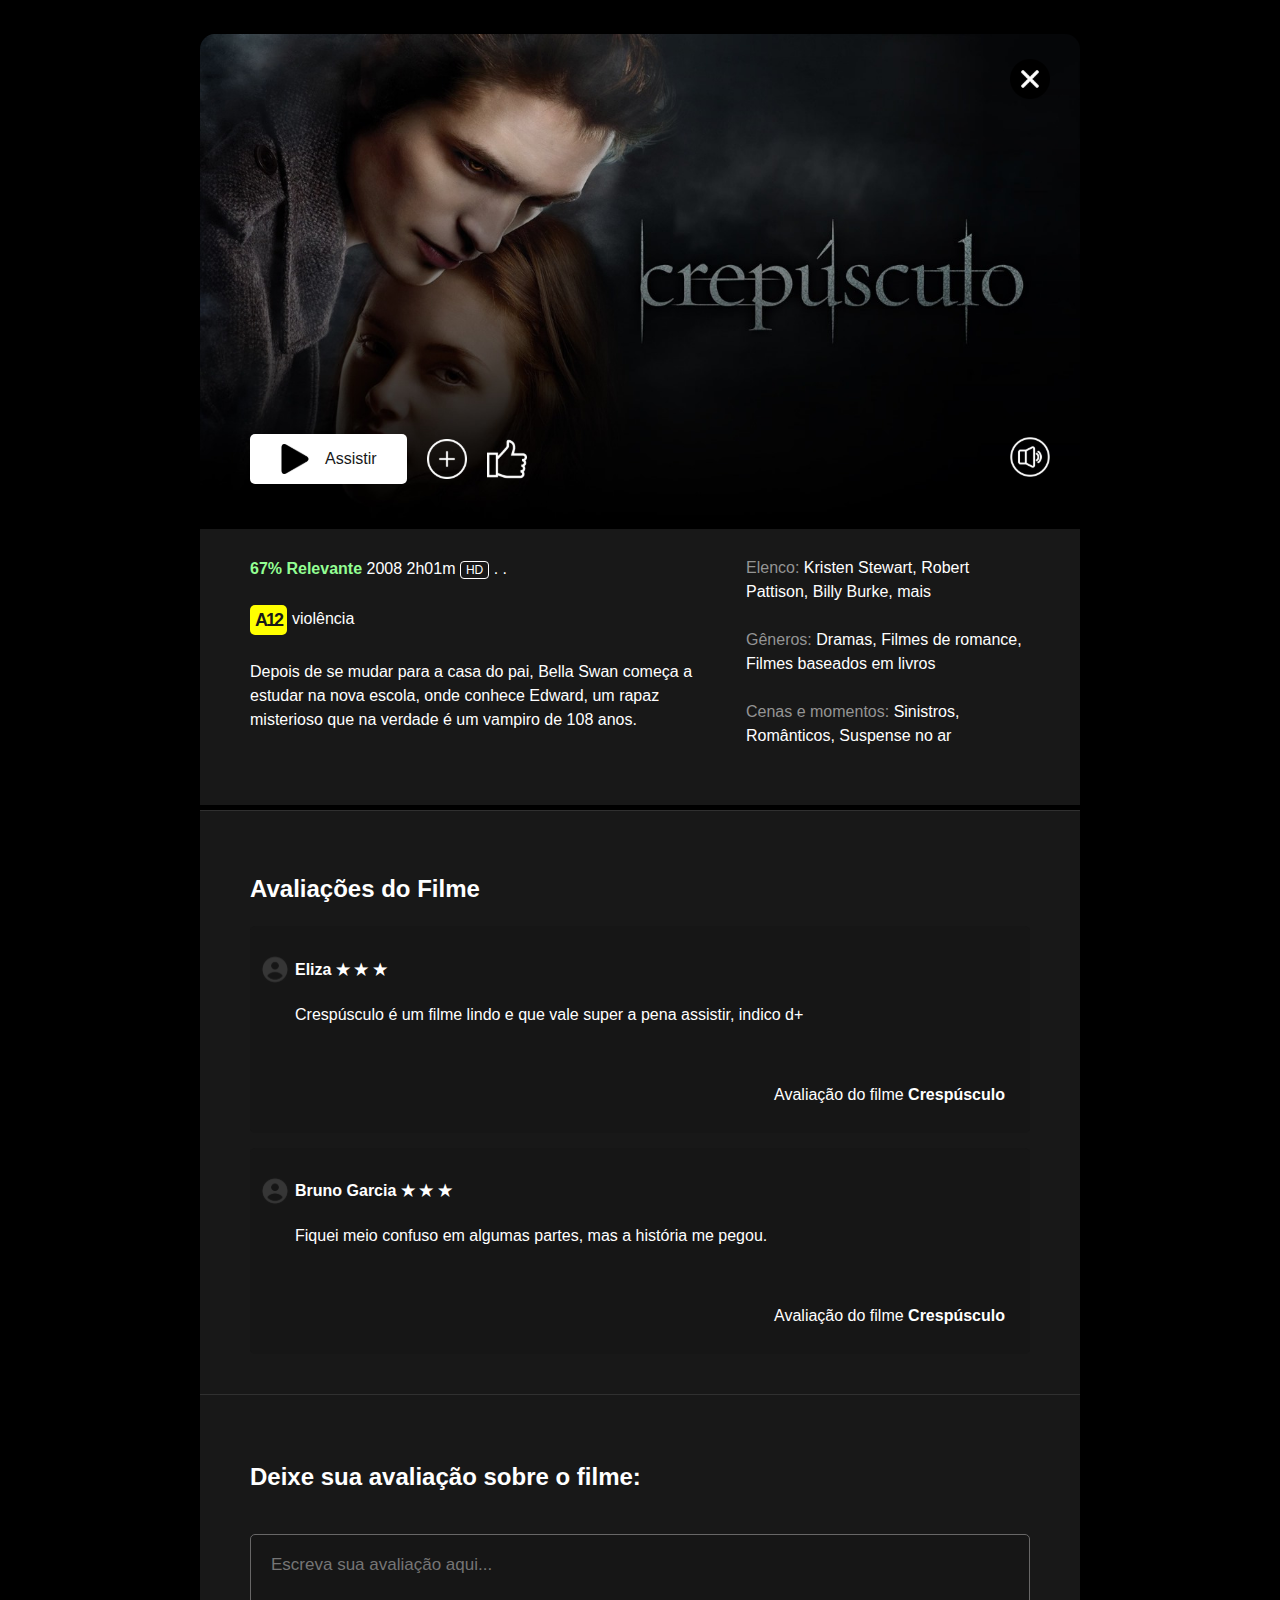
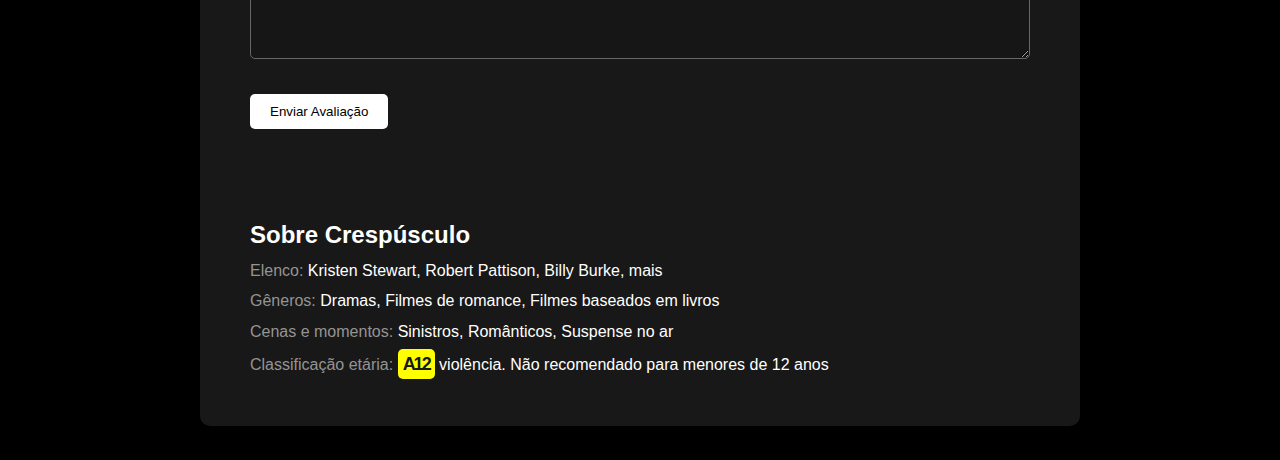
<file: film/Crepusculo.html>
<!DOCTYPE html>
<html lang="pt-br">


<head>
    <meta charset="UTF-8">
    <meta name="viewport" content="width=device-width, initial-scale=1.0">
    <title>ModeloSerie</title>
    <link rel="shortcut icon" href="../../images/ModeloPages/icons/letter-n 1.svg" type="image/x-icon">
    <link rel="stylesheet" href="style.css">
</head>

<body>
    <main class="container-geral">
        <section class="conteudo-img">
            <section>
                <img src="../../images/ModeloPages/filmes_pages/twilight.jpeg" alt="Poster do filme Crepúsculo" class="img-fundo-serie">
            </section>

            <div class="icone-inicio">
                <a href="/Pages/MoviesPage/index.html"><img src="../../images/ModeloPages/icons/remove.svg" alt="Remover" class="icone"></a>
            </div>

            <div class="icones-meio">
                <a href="#" class="link"><img src="../../images/ModeloPages/icons/play.svg" alt="Assistir" class="icone-play"> Assistir</a>
                <img src="../../images/ModeloPages/icons/add.svg" alt="Adicionar" class="icone">
                <img src="../../images/ModeloPages/icons/like.svg" alt="Curtir" class="icone">
            </div>

            <div class="icone-fim">
                <img src="../../images/ModeloPages/icons/speaker 1.svg" alt="Alto-falante" class="icone">
            </div>
        </section>

        <section class="modelo-serie">
            <section class="conteudo1">
                <div>
                    <p><span class="span-verde">67% Relevante</span> 2008 2h01m <span class="span-italico">HD</span> . . </p>
                </div>
                <div class="classificacao">
                    <p><span class="span-A12"><strong>A12</strong></span></p>
                    <p> violência</p>
                </div>
                <div>
                    <p>Depois de se mudar para a casa do pai, Bella Swan começa a estudar na nova escola, onde conhece Edward, um rapaz misterioso que na verdade é um vampiro de 108 anos.</p>
                </div>
            </section>

            <section class="conteudo2">
                <div>
                    <p><span class="span-texto-cinza">Elenco:</span> Kristen Stewart, Robert Pattison, Billy Burke, mais</p>
                </div>
                <div>
                    <p><span class="span-texto-cinza">Gêneros:</span> Dramas, Filmes de romance, Filmes baseados em livros</p>
                </div>
                <div>
                    <p><span class="span-texto-cinza">Cenas e momentos:</span> Sinistros, Românticos, Suspense no ar</p>
                </div>
            </section>
        </section>

        <section>
            <section class="perfil-usuario">
                <h2>Avaliações do Filme</h2>
                <section class="avaliacao-usuario">
                    <div class="usuario">
                        <img src="../../images/ModeloPages/icons/perfil 1.svg" alt="icone-usuario" class="icone-usuario">
                        <h4>Eliza ★ ★ ★ </h4>
                    </div>
                    <div>
                        <p class="comentario-usuario">Crespúsculo é um filme lindo e que vale super a pena assistir, indico d+</p>
                        <br>
                        <p class="gostos-usuario">Avaliação do filme <strong> Crespúsculo</strong></p>
                    </div>
                </section>

                <section class="avaliacao-usuario">
                    <div class="usuario">
                        <img src="../../images/ModeloPages/icons/perfil 1.svg" alt="icone-usuario" class="icone-usuario">
                        <h4>Bruno Garcia ★ ★ ★</h4>
                    </div>

                    <div>
                        <p class="comentario-usuario">Fiquei meio confuso em algumas partes, mas a história me pegou.</p>
                        <br>
                        <p class="gostos-usuario">Avaliação do filme <strong> Crespúsculo</strong></p>
                    </div>
                </section>
            </section>

            <section class="formulario-avaliacao">
                <form id="form-avaliacao">
                    <p class="conteudo-destaque"><strong>Deixe sua avaliação sobre o filme:</strong></p>
                    <textarea id="texto-avaliacao" placeholder="Escreva sua avaliação aqui..." required></textarea>
                    <button type="submit">Enviar Avaliação</button>
                </form>
            </section>
        </section>

        <section class="informacoes-serie">
            <div>
                <p class="conteudo-destaque"><strong>Sobre Crespúsculo</strong></p>
            </div>
            <div>
                <p><span class="span-texto-cinza">Elenco:</span> Kristen Stewart, Robert Pattison, Billy Burke, mais </p>
            </div>
            <div>
                <p><span class="span-texto-cinza">Gêneros:</span> Dramas, Filmes de romance, Filmes baseados em livros</p>
            </div>
            <div>
                <p><span class="span-texto-cinza">Cenas e momentos:</span> Sinistros, Românticos, Suspense no ar</p>
            </div>
            <div>
                <p><span class="span-texto-cinza">Classificação etária:</span> <span class="span-A12"><strong>A12</strong></span> violência. Não recomendado para menores de 12 anos</p>
            </div>
        </section>
    </main>
</body>

</html>
</file>
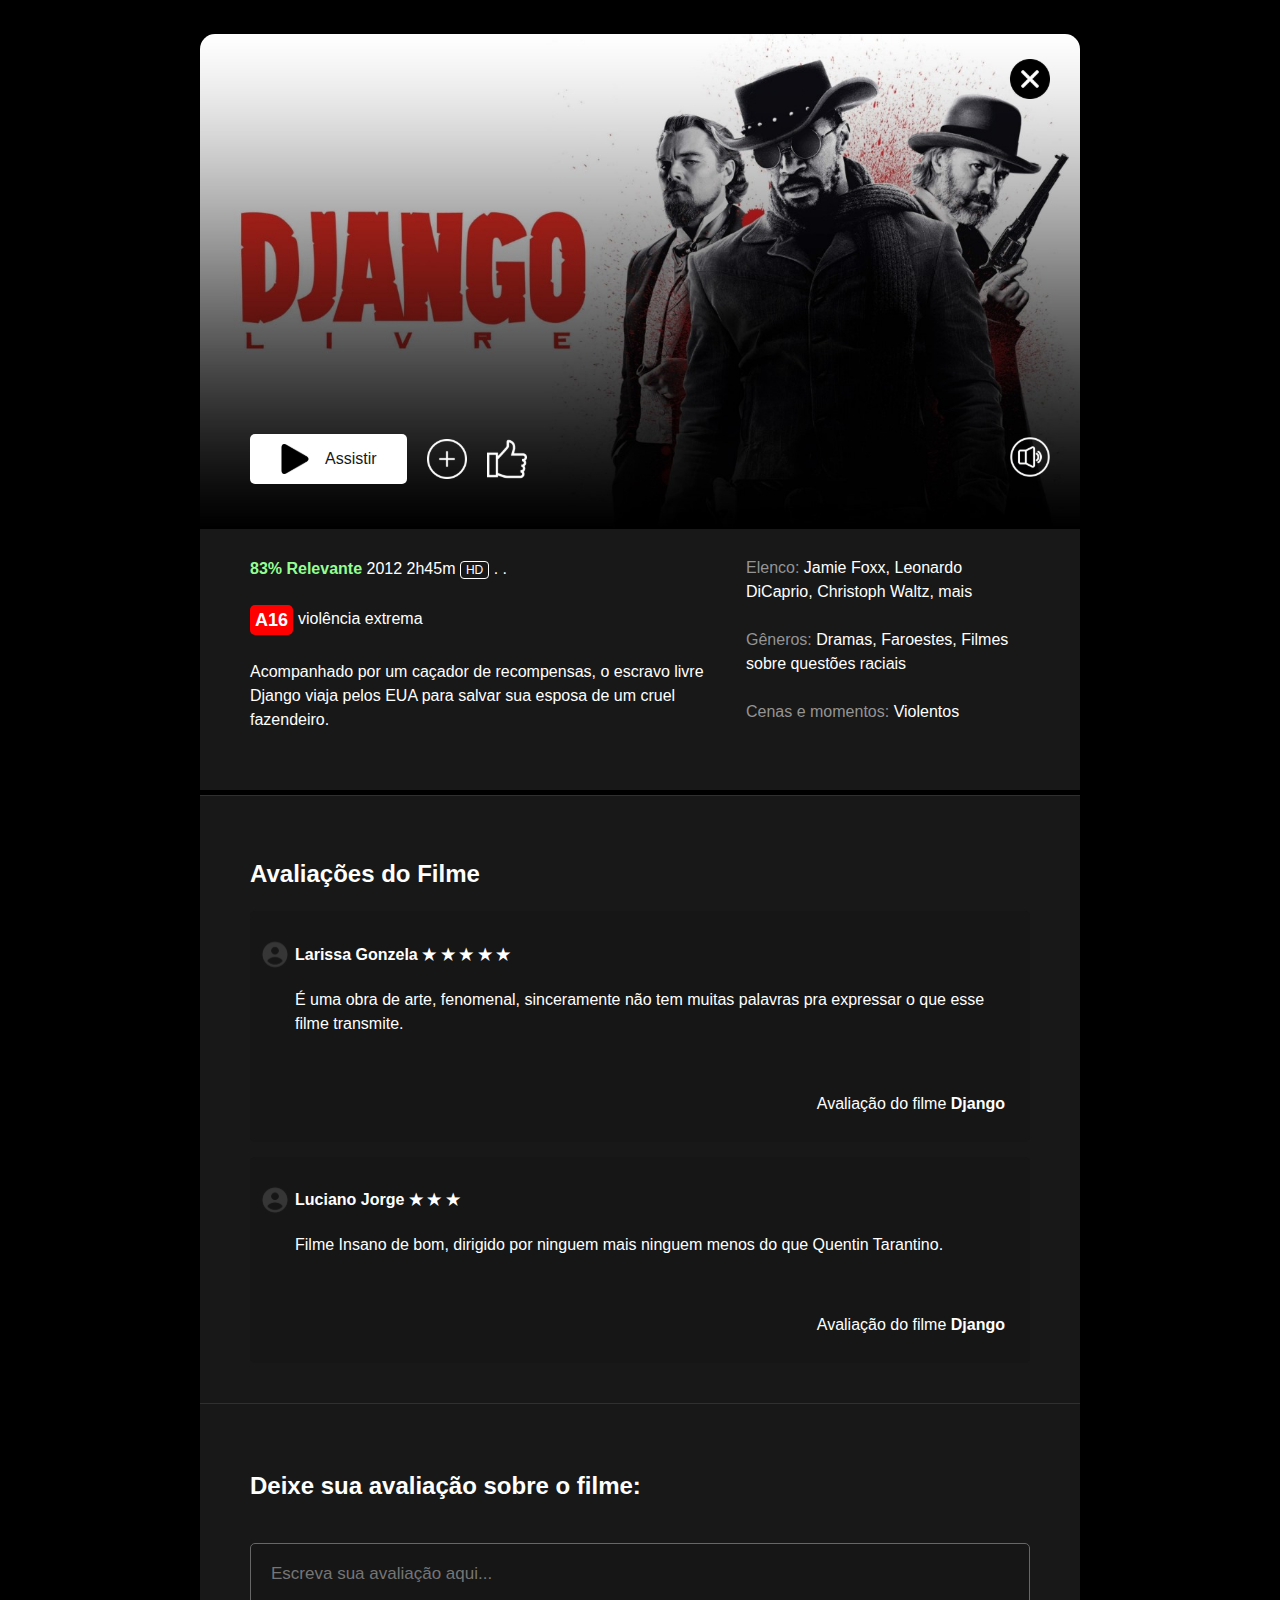
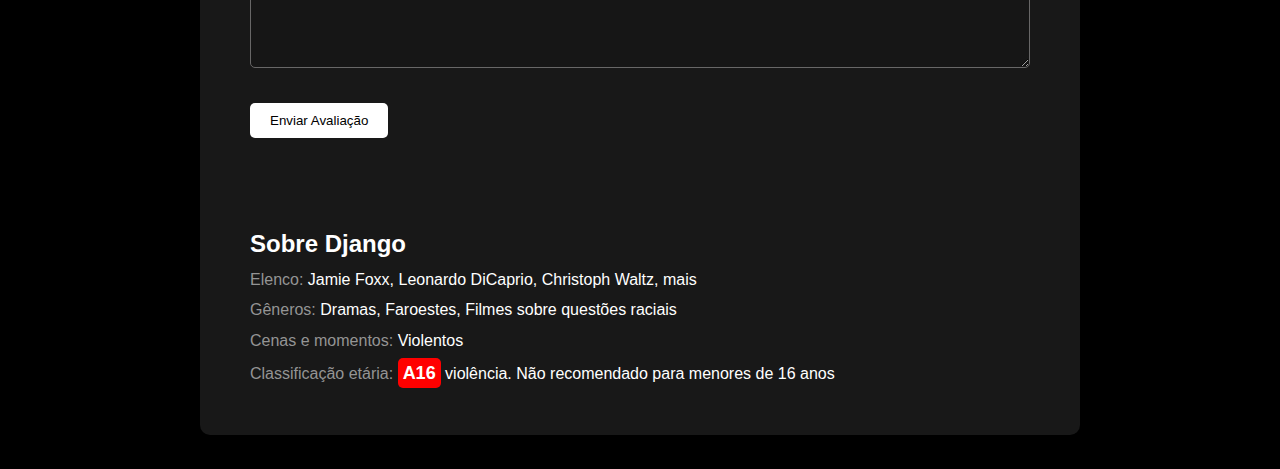
<file: film/DJango.html>
<!DOCTYPE html>
<html lang="pt-br">


<head>
    <meta charset="UTF-8">
    <meta name="viewport" content="width=device-width, initial-scale=1.0">
    <title>ModeloSerie</title>
    <link rel="shortcut icon" href="../../images/ModeloPages/icons/letter-n 1.svg" type="image/x-icon">
    <link rel="stylesheet" href="style.css">
</head>

<body>
    <main class="container-geral">
        <section class="conteudo-img">
            <section>
                <img src="../../images/ModeloPages/filmes_pages/djangolivre.jpeg" alt="Poster do filme Django" class="img-fundo-serie">
            </section>

            <div class="icone-inicio">
                <a href="/Pages/MoviesPage/index.html"><img src="../../images/ModeloPages/icons/remove.svg" alt="Remover" class="icone"></a>
            </div>

            <div class="icones-meio">
                <a href="#" class="link"><img src="../../images/ModeloPages/icons/play.svg" alt="Assistir" class="icone-play"> Assistir</a>
                <img src="../../images/ModeloPages/icons/add.svg" alt="Adicionar" class="icone">
                <img src="../../images/ModeloPages/icons/like.svg" alt="Curtir" class="icone">
            </div>

            <div class="icone-fim">
                <img src="../../images/ModeloPages/icons/speaker 1.svg" alt="Alto-falante" class="icone">
            </div>
        </section>

        <section class="modelo-serie">
            <section class="conteudo1">
                <div>
                    <p><span class="span-verde">83% Relevante</span> 2012 2h45m <span class="span-italico">HD</span> . . </p>
                </div>
                <div class="classificacao">
                    <p><span class="span-A16"><strong>A16</strong></span></p>
                    <p> violência extrema</p>
                </div>
                <div>
                    <p>Acompanhado por um caçador de recompensas, o escravo livre Django viaja pelos EUA para salvar sua esposa de um cruel fazendeiro.</p>
                </div>
            </section>

            <section class="conteudo2">
                <div>
                    <p><span class="span-texto-cinza">Elenco:</span> Jamie Foxx, Leonardo DiCaprio, Christoph Waltz, mais</p>
                </div>
                <div>
                    <p><span class="span-texto-cinza">Gêneros:</span> Dramas, Faroestes, Filmes sobre questões raciais</p>
                </div>
                <div>
                    <p><span class="span-texto-cinza">Cenas e momentos:</span> Violentos</p>
                </div>
            </section>
        </section>

        <section>
            <section class="perfil-usuario">
                <h2>Avaliações do Filme</h2>
                <section class="avaliacao-usuario">
                    <div class="usuario">
                        <img src="../../images/ModeloPages/icons/perfil 1.svg" alt="icone-usuario" class="icone-usuario">
                        <h4>Larissa Gonzela ★ ★ ★ ★ ★ </h4>
                    </div>
                    <div>
                        <p class="comentario-usuario">É uma obra de arte, fenomenal, sinceramente não tem muitas palavras pra expressar o que esse filme transmite.</p>
                        <br>
                        <p class="gostos-usuario">Avaliação do filme <strong> Django</strong></p>
                    </div>
                </section>

                <section class="avaliacao-usuario">
                    <div class="usuario">
                        <img src="../../images/ModeloPages/icons/perfil 1.svg" alt="icone-usuario" class="icone-usuario">
                        <h4> Luciano Jorge ★ ★ ★</h4>
                    </div>

                    <div>
                        <p class="comentario-usuario">Filme Insano de bom, dirigido por ninguem mais ninguem menos do que Quentin Tarantino.</p>
                        <br>
                        <p class="gostos-usuario">Avaliação do filme <strong> Django</strong></p>
                    </div>
                </section>
            </section>

            <section class="formulario-avaliacao">
                <form id="form-avaliacao">
                    <p class="conteudo-destaque"><strong>Deixe sua avaliação sobre o filme:</strong></p>
                    <textarea id="texto-avaliacao" placeholder="Escreva sua avaliação aqui..." required></textarea>
                    <button type="submit">Enviar Avaliação</button>
                </form>
            </section>
        </section>

        <section class="informacoes-serie">
            <div>
                <p class="conteudo-destaque"><strong>Sobre Django</strong></p>
            </div>
            <div>
                <p><span class="span-texto-cinza">Elenco:</span> Jamie Foxx, Leonardo DiCaprio, Christoph Waltz, mais </p>
            </div>
            <div>
                <p><span class="span-texto-cinza">Gêneros:</span> Dramas, Faroestes, Filmes sobre questões raciais</p>
            </div>
            <div>
                <p><span class="span-texto-cinza">Cenas e momentos:</span> Violentos</p>
            </div>
            <div>
                <p><span class="span-texto-cinza">Classificação etária:</span> <span class="span-A16"><strong>A16</strong></span> violência. Não recomendado para menores de 16 anos</p>
            </div>
        </section>
    </main>
</body>

</html>
</file>
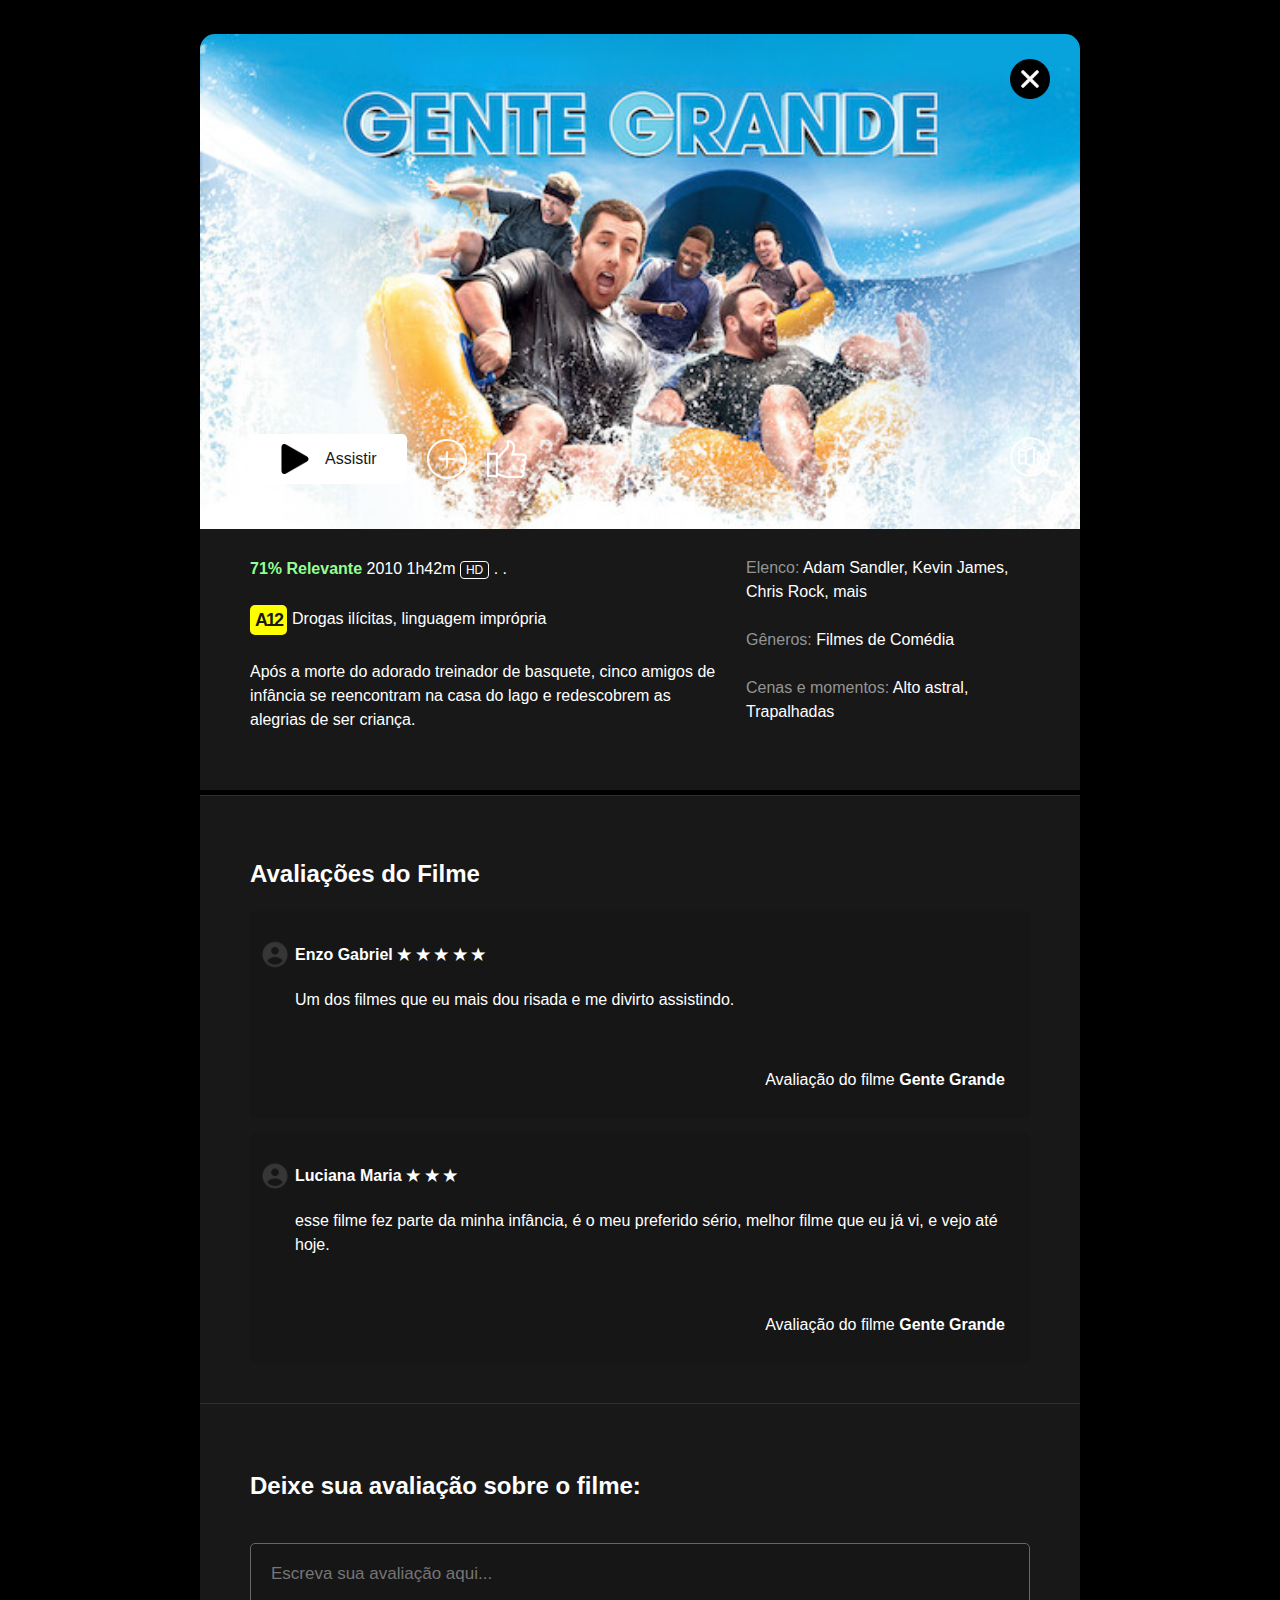
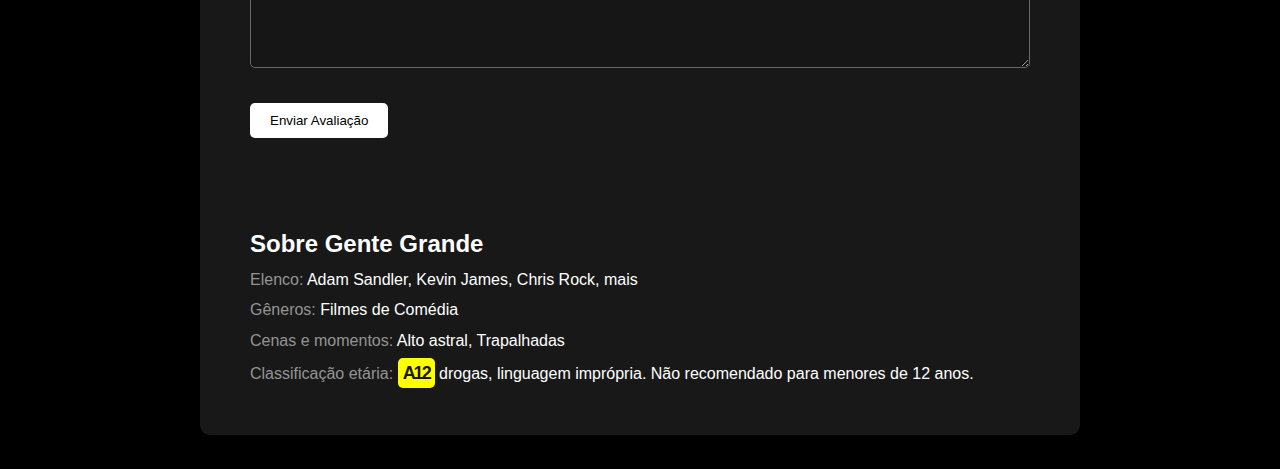
<file: film/GenteGrande.html>
<!DOCTYPE html>
<html lang="pt-br">


<head>
    <meta charset="UTF-8">
    <meta name="viewport" content="width=device-width, initial-scale=1.0">
    <title>ModeloSerie</title>
    <link rel="shortcut icon" href="../../images/ModeloPages/icons/letter-n 1.svg" type="image/x-icon">
    <link rel="stylesheet" href="style.css">
</head>

<body>
    <main class="container-geral">
        <section class="conteudo-img">
            <section>
                <img src="../../images/ModeloPages/filmes_pages/GenteGrande.png" alt="Poster do filme Gente Grande" class="img-fundo-serie">
            </section>

            <div class="icone-inicio">
                <a href="/Pages/MoviesPage/index.html"><img src="../../images/ModeloPages/icons/remove.svg" alt="Remover" class="icone"></a>
            </div>

            <div class="icones-meio">
                <a href="#" class="link"><img src="../../images/ModeloPages/icons/play.svg" alt="Assistir" class="icone-play"> Assistir</a>
                <img src="../../images/ModeloPages/icons/add.svg" alt="Adicionar" class="icone">
                <img src="../../images/ModeloPages/icons/like.svg" alt="Curtir" class="icone">
            </div>

            <div class="icone-fim">
                <img src="../../images/ModeloPages/icons/speaker 1.svg" alt="Alto-falante" class="icone">
            </div>
        </section>

        <section class="modelo-serie">
            <section class="conteudo1">
                <div>
                    <p><span class="span-verde">71% Relevante</span> 2010 1h42m <span class="span-italico">HD</span> . . </p>
                </div>
                <div class="classificacao">
                    <p><span class="span-A12"><strong>A12</strong></span></p>
                    <p> Drogas ilícitas, linguagem imprópria</p>
                </div>
                <div>
                    <p>Após a morte do adorado treinador de basquete, cinco amigos de infância se reencontram na casa do lago e redescobrem as alegrias de ser criança.</p>
                </div>
            </section>

            <section class="conteudo2">
                <div>
                    <p><span class="span-texto-cinza">Elenco:</span> Adam Sandler, Kevin James, Chris Rock, mais</p>
                </div>
                <div>
                    <p><span class="span-texto-cinza">Gêneros:</span> Filmes de Comédia</p>
                </div>
                <div>
                    <p><span class="span-texto-cinza">Cenas e momentos:</span> Alto astral, Trapalhadas</p>
                </div>
            </section>
        </section>

        <section>
            <section class="perfil-usuario">
                <h2>Avaliações do Filme</h2>
                <section class="avaliacao-usuario">
                    <div class="usuario">
                        <img src="../../images/ModeloPages/icons/perfil 1.svg" alt="icone-usuario" class="icone-usuario">
                        <h4>Enzo Gabriel ★ ★ ★ ★ ★ </h4>
                    </div>
                    <div>
                        <p class="comentario-usuario">Um dos filmes que eu mais dou risada e me divirto assistindo. </p>
                        <br>
                        <p class="gostos-usuario">Avaliação do filme <strong> Gente Grande</strong></p>
                    </div>
                </section>

                <section class="avaliacao-usuario">
                    <div class="usuario">
                        <img src="../../images/ModeloPages/icons/perfil 1.svg" alt="icone-usuario" class="icone-usuario">
                        <h4> Luciana Maria ★ ★ ★</h4>
                    </div>

                    <div>
                        <p class="comentario-usuario">esse filme fez parte da minha infância, é o meu preferido sério, melhor filme que eu já vi, e vejo até hoje.</p>
                        <br>
                        <p class="gostos-usuario">Avaliação do filme <strong> Gente Grande</strong></p>
                    </div>
                </section>
            </section>

            <section class="formulario-avaliacao">
                <form id="form-avaliacao">
                    <p class="conteudo-destaque"><strong>Deixe sua avaliação sobre o filme:</strong></p>
                    <textarea id="texto-avaliacao" placeholder="Escreva sua avaliação aqui..." required></textarea>
                    <button type="submit">Enviar Avaliação</button>
                </form>
            </section>
        </section>

        <section class="informacoes-serie">
            <div>
                <p class="conteudo-destaque"><strong>Sobre Gente Grande</strong></p>
            </div>
            <div>
                <p><span class="span-texto-cinza">Elenco:</span> Adam Sandler, Kevin James, Chris Rock, mais </p>
            </div>
            <div>
                <p><span class="span-texto-cinza">Gêneros:</span> Filmes de Comédia</p>
            </div>
            <div>
                <p><span class="span-texto-cinza">Cenas e momentos:</span> Alto astral, Trapalhadas</p>
            </div>
            <div>
                <p><span class="span-texto-cinza">Classificação etária:</span> <span class="span-A12"><strong>A12</strong></span> drogas, linguagem imprópria. Não recomendado para menores de 12 anos.</p>
            </div>
        </section>
    </main>
</body>

</html>
</file>
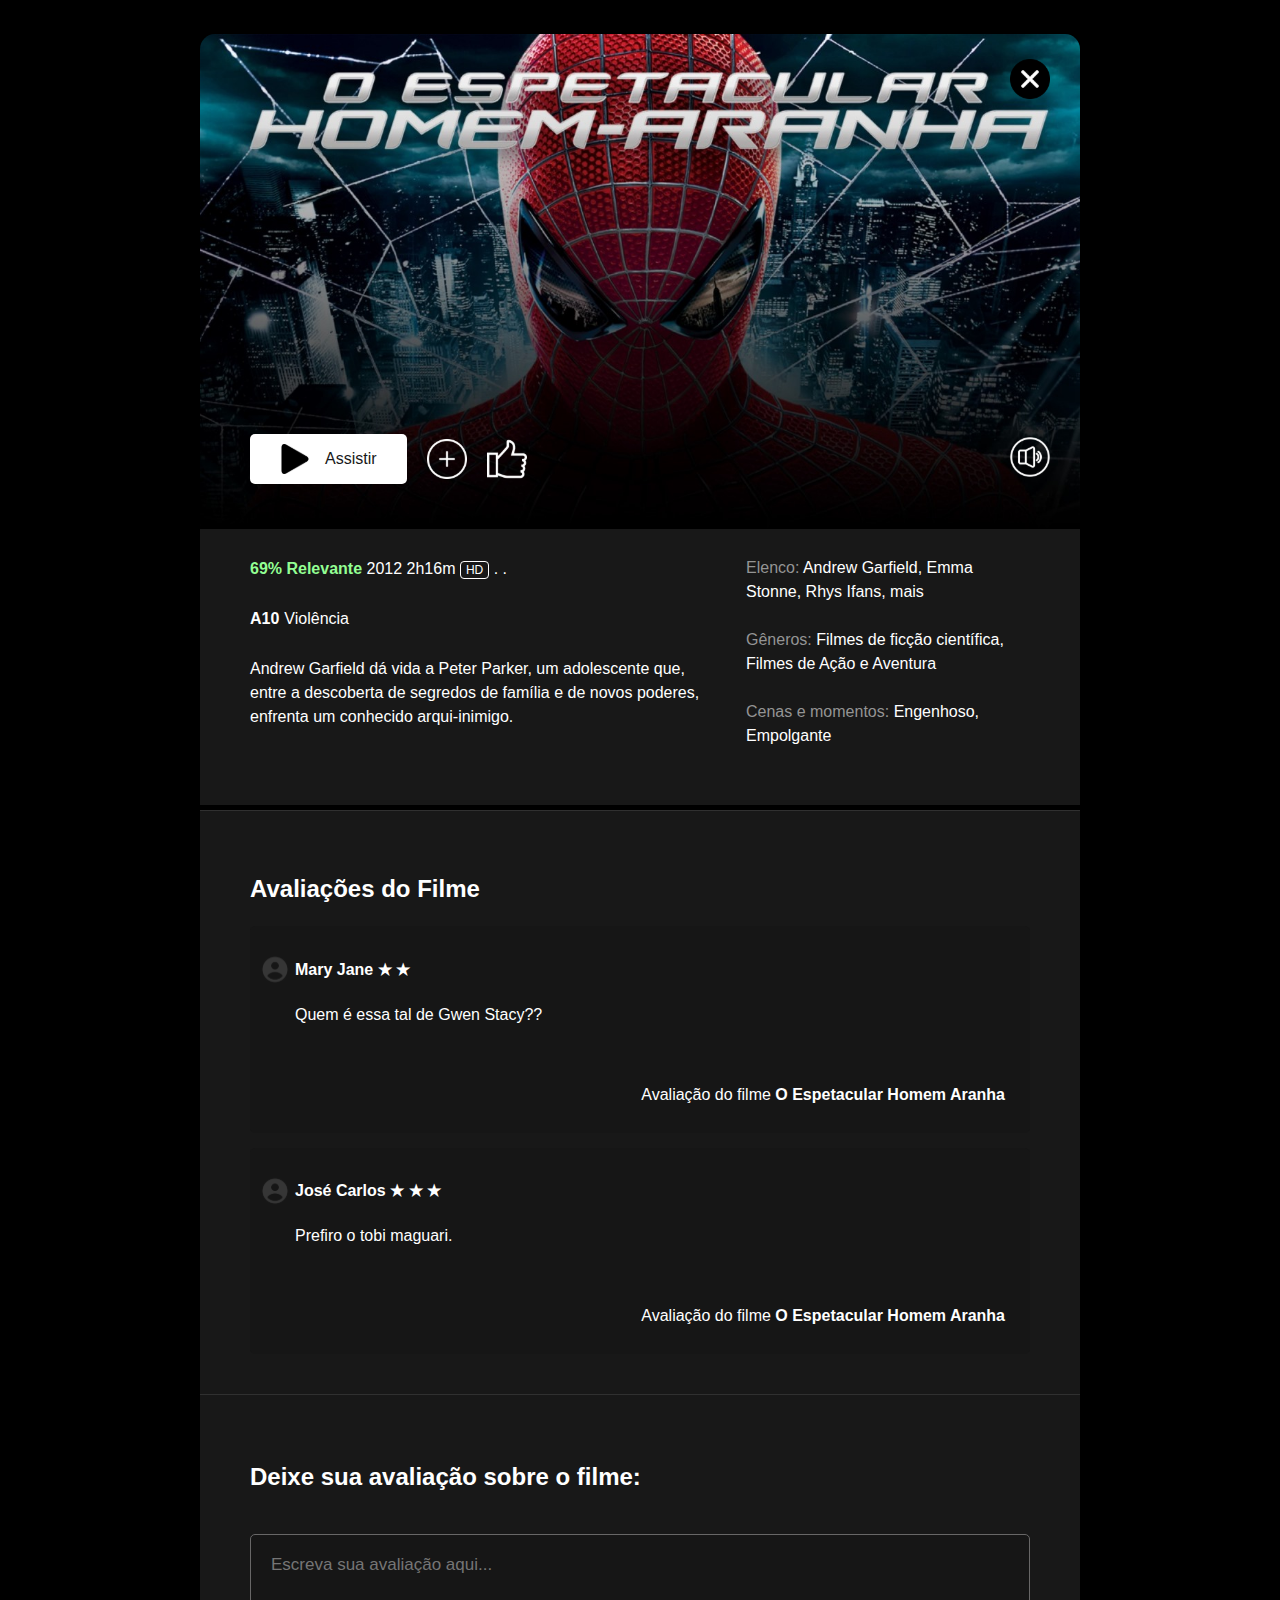
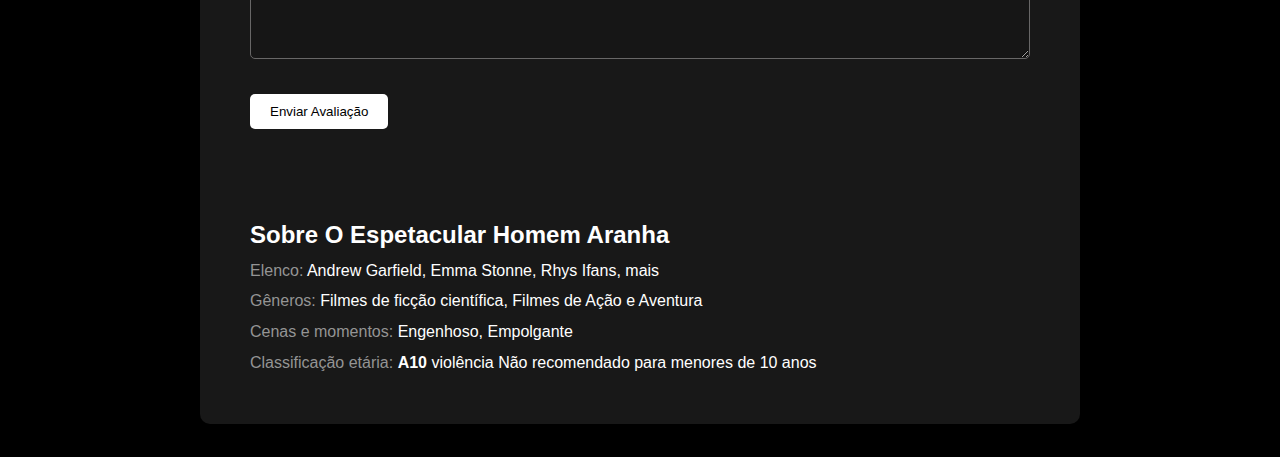
<file: film/HomemAranha.html>
<!DOCTYPE html>
<html lang="pt-br">


<head>
    <meta charset="UTF-8">
    <meta name="viewport" content="width=device-width, initial-scale=1.0">
    <title>ModeloSerie</title>
    <link rel="shortcut icon" href="../../images/ModeloPages/icons/letter-n 1.svg" type="image/x-icon">
    <link rel="stylesheet" href="style.css">
</head>

<body>
    <main class="container-geral">
        <section class="conteudo-img">
            <section>
                <img src="../../images/ModeloPages/filmes_pages/HomemAranha.jpeg" alt="Poster do filme O Espetacular Homem Aranha" class="img-fundo-serie">
            </section>

            <div class="icone-inicio">
                <a href="/Pages/MoviesPage/index.html"><img src="../../images/ModeloPages/icons/remove.svg" alt="Remover" class="icone"></a>
            </div>

            <div class="icones-meio">
                <a href="#" class="link"><img src="../../images/ModeloPages/icons/play.svg" alt="Assistir" class="icone-play"> Assistir</a>
                <img src="../../images/ModeloPages/icons/add.svg" alt="Adicionar" class="icone">
                <img src="../../images/ModeloPages/icons/like.svg" alt="Curtir" class="icone">
            </div>

            <div class="icone-fim">
                <img src="../../images/ModeloPages/icons/speaker 1.svg" alt="Alto-falante" class="icone">
            </div>
        </section>

        <section class="modelo-serie">
            <section class="conteudo1">
                <div>
                    <p><span class="span-verde">69% Relevante</span> 2012 2h16m <span class="span-italico">HD</span> . . </p>
                </div>
                <div class="classificacao">
                    <p><span class="span-A10"><strong>A10</strong></span></p>
                    <p> Violência</p>
                </div>
                <div>
                    <p>Andrew Garfield dá vida a Peter Parker, um adolescente que, entre a descoberta de segredos de família e de novos poderes, enfrenta um conhecido arqui-inimigo.</p>
                </div>
            </section>

            <section class="conteudo2">
                <div>
                    <p><span class="span-texto-cinza">Elenco:</span> Andrew Garfield, Emma Stonne, Rhys Ifans, mais</p>
                </div>
                <div>
                    <p><span class="span-texto-cinza">Gêneros:</span> Filmes de ficção científica, Filmes de Ação e Aventura</p>
                </div>
                <div>
                    <p><span class="span-texto-cinza">Cenas e momentos:</span> Engenhoso, Empolgante</p>
                </div>
            </section>
        </section>

        <section>
            <section class="perfil-usuario">
                <h2>Avaliações do Filme</h2>
                <section class="avaliacao-usuario">
                    <div class="usuario">
                        <img src="../../images/ModeloPages/icons/perfil 1.svg" alt="icone-usuario" class="icone-usuario">
                        <h4>Mary Jane ★ ★ </h4>
                    </div>
                    <div>
                        <p class="comentario-usuario">Quem é essa tal de Gwen Stacy??</p>
                        <br>
                        <p class="gostos-usuario">Avaliação do filme <strong> O Espetacular Homem Aranha</strong></p>
                    </div>
                </section>

                <section class="avaliacao-usuario">
                    <div class="usuario">
                        <img src="../../images/ModeloPages/icons/perfil 1.svg" alt="icone-usuario" class="icone-usuario">
                        <h4>José Carlos ★ ★ ★</h4>
                    </div>

                    <div>
                        <p class="comentario-usuario">Prefiro o tobi maguari.</p>
                        <br>
                        <p class="gostos-usuario">Avaliação do filme <strong> O Espetacular Homem Aranha</strong></p>
                    </div>
                </section>
            </section>

            <section class="formulario-avaliacao">
                <form id="form-avaliacao">
                    <p class="conteudo-destaque"><strong>Deixe sua avaliação sobre o filme:</strong></p>
                    <textarea id="texto-avaliacao" placeholder="Escreva sua avaliação aqui..." required></textarea>
                    <button type="submit">Enviar Avaliação</button>
                </form>
            </section>
        </section>

        <section class="informacoes-serie">
            <div>
                <p class="conteudo-destaque"><strong>Sobre O Espetacular Homem Aranha</strong></p>
            </div>
            <div>
                <p><span class="span-texto-cinza">Elenco:</span> Andrew Garfield, Emma Stonne, Rhys Ifans, mais </p>
            </div>
            <div>
                <p><span class="span-texto-cinza">Gêneros:</span> Filmes de ficção científica, Filmes de Ação e Aventura</p>
            </div>
            <div>
                <p><span class="span-texto-cinza">Cenas e momentos:</span> Engenhoso, Empolgante</p>
            </div>
            <div>
                <p><span class="span-texto-cinza">Classificação etária:</span> <span class="span-A10"><strong>A10</strong></span> violência Não recomendado para menores de 10 anos</p>
            </div>
        </section>
    </main>
</body>

</html>
</file>
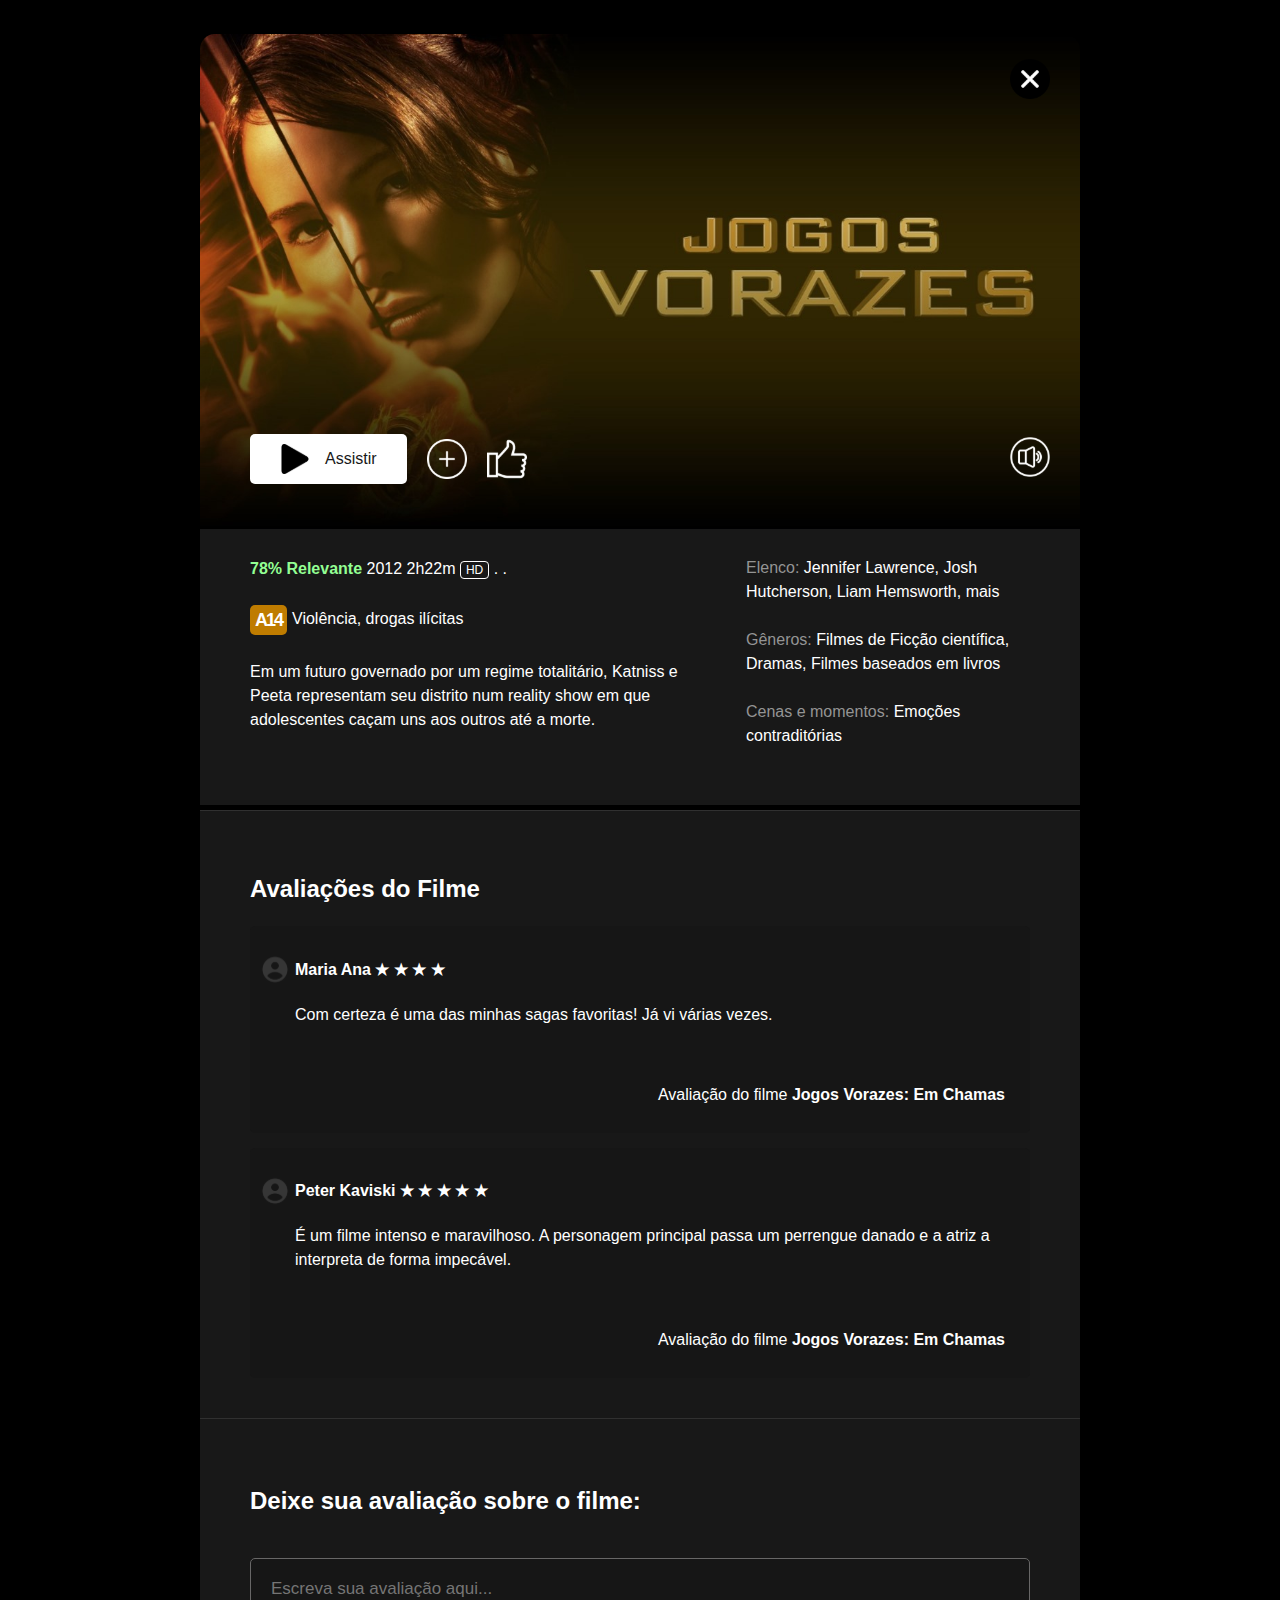
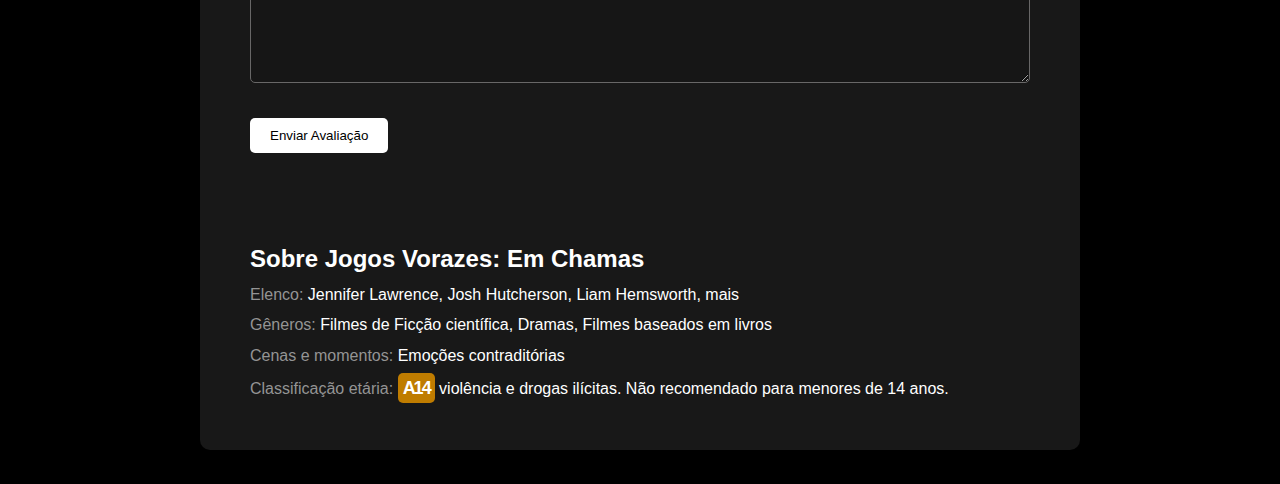
<file: film/JogosVorazes.html>
<!DOCTYPE html>
<html lang="pt-br">


<head>
    <meta charset="UTF-8">
    <meta name="viewport" content="width=device-width, initial-scale=1.0">
    <title>ModeloSerie</title>
    <link rel="shortcut icon" href="../../images/ModeloPages/icons/letter-n 1.svg" type="image/x-icon">
    <link rel="stylesheet" href="style.css">
</head>

<body>
    <main class="container-geral">
        <section class="conteudo-img">
            <section>
                <img src="../../images/ModeloPages/filmes_pages/JogosVorazes.jpeg" alt="Poster do filme Jogos Vorazes: Em Chamas" class="img-fundo-serie">
            </section>

            <div class="icone-inicio">
                <a href="/Pages/MoviesPage/index.html"><img src="../../images/ModeloPages/icons/remove.svg" alt="Remover" class="icone"></a>
            </div>

            <div class="icones-meio">
                <a href="#" class="link"><img src="../../images/ModeloPages/icons/play.svg" alt="Assistir" class="icone-play"> Assistir</a>
                <img src="../../images/ModeloPages/icons/add.svg" alt="Adicionar" class="icone">
                <img src="../../images/ModeloPages/icons/like.svg" alt="Curtir" class="icone">
            </div>

            <div class="icone-fim">
                <img src="../../images/ModeloPages/icons/speaker 1.svg" alt="Alto-falante" class="icone">
            </div>
        </section>

        <section class="modelo-serie">
            <section class="conteudo1">
                <div>
                    <p><span class="span-verde">78% Relevante</span> 2012 2h22m <span class="span-italico">HD</span> . . </p>
                </div>
                <div class="classificacao">
                    <p><span class="span-A14"><strong>A14</strong></span></p>
                    <p> Violência, drogas ilícitas</p>
                </div>
                <div>
                    <p>Em um futuro governado por um regime totalitário, Katniss e Peeta representam seu distrito num reality show em que adolescentes caçam uns aos outros até a morte.</p>
                </div>
            </section>

            <section class="conteudo2">
                <div>
                    <p><span class="span-texto-cinza">Elenco:</span> Jennifer Lawrence, Josh Hutcherson, Liam Hemsworth, mais</p>
                </div>
                <div>
                    <p><span class="span-texto-cinza">Gêneros:</span> Filmes de Ficção científica, Dramas, Filmes baseados em livros</p>
                </div>
                <div>
                    <p><span class="span-texto-cinza">Cenas e momentos:</span> Emoções contraditórias</p>
                </div>
            </section>
        </section>
        <section>
            <section class="perfil-usuario">
                <h2>Avaliações do Filme</h2>
                <section class="avaliacao-usuario">
                    <div class="usuario">
                        <img src="../../images/ModeloPages/icons/perfil 1.svg" alt="icone-usuario" class="icone-usuario">
                        <h4>Maria Ana ★ ★ ★ ★ </h4>
                    </div>
                    <div>
                        <p class="comentario-usuario">Com certeza é uma das minhas sagas favoritas! Já vi várias vezes.</p>
                        <br>
                        <p class="gostos-usuario">Avaliação do filme <strong> Jogos Vorazes: Em Chamas</strong></p>
                    </div>
                </section>

                <section class="avaliacao-usuario">
                    <div class="usuario">
                        <img src="../../images/ModeloPages/icons/perfil 1.svg" alt="icone-usuario" class="icone-usuario">
                        <h4>Peter Kaviski ★ ★ ★ ★ ★</h4>
                    </div>

                    <div>
                        <p class="comentario-usuario">É um filme intenso e maravilhoso. A personagem principal passa um perrengue danado e a atriz a interpreta de forma impecável.</p>
                        <br>
                        <p class="gostos-usuario">Avaliação do filme <strong> Jogos Vorazes: Em Chamas</strong></p>
                    </div>
                </section>
            </section>

            <section class="formulario-avaliacao">
                <form id="form-avaliacao">
                    <p class="conteudo-destaque"><strong>Deixe sua avaliação sobre o filme:</strong></p>
                    <textarea id="texto-avaliacao" placeholder="Escreva sua avaliação aqui..." required></textarea>
                    <button type="submit">Enviar Avaliação</button>
                </form>
            </section>
        </section>

        <section class="informacoes-serie">
            <div>
                <p class="conteudo-destaque"><strong>Sobre Jogos Vorazes: Em Chamas</strong></p>
            </div>
            <div>
                <p><span class="span-texto-cinza">Elenco:</span> Jennifer Lawrence, Josh Hutcherson, Liam Hemsworth, mais </p>
            </div>
            <div>
                <p><span class="span-texto-cinza">Gêneros:</span> Filmes de Ficção científica, Dramas, Filmes baseados em livros</p>
            </div>
            <div>
                <p><span class="span-texto-cinza">Cenas e momentos:</span> Emoções contraditórias</p>
            </div>
            <div>
                <p><span class="span-texto-cinza">Classificação etária:</span> <span class="span-A14"><strong>A14</strong></span> violência e drogas ilícitas. Não recomendado para menores de 14 anos.</p>
            </div>
        </section>
    </main>
</body>

</html>
</file>
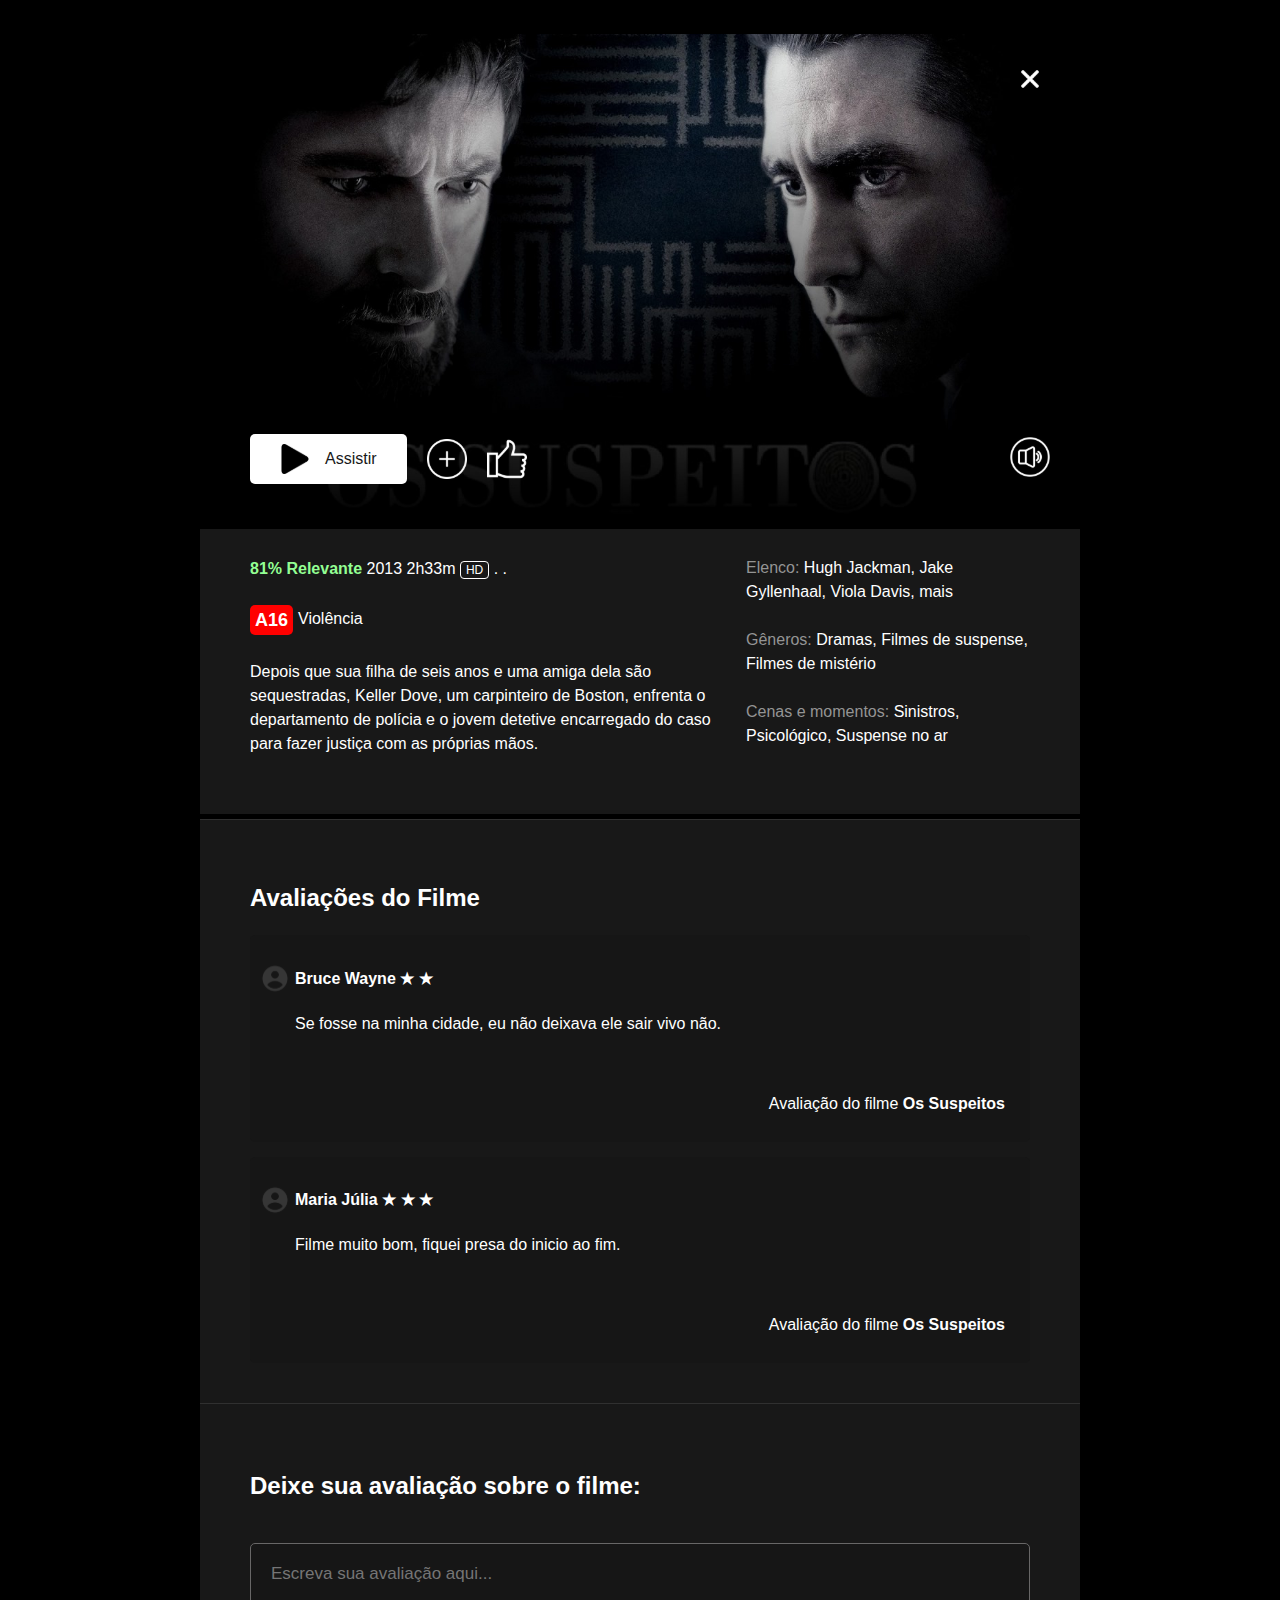
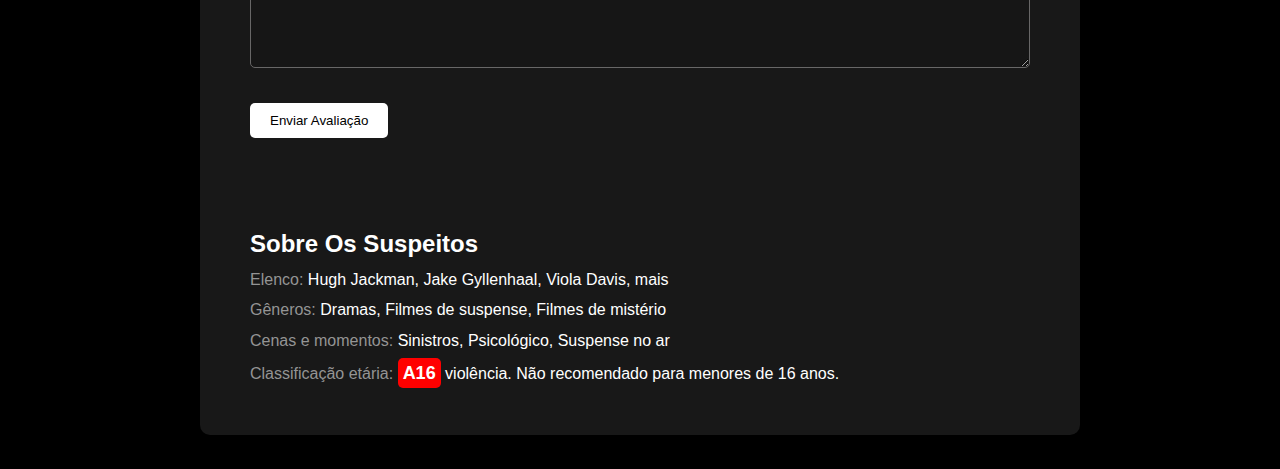
<file: film/OsSuspeitos.html>
<!DOCTYPE html>
<html lang="pt-br">


<head>
    <meta charset="UTF-8">
    <meta name="viewport" content="width=device-width, initial-scale=1.0">
    <title>ModeloSerie</title>
    <link rel="shortcut icon" href="../../images/ModeloPages/icons/letter-n 1.svg" type="image/x-icon">
    <link rel="stylesheet" href="style.css">
</head>

<body>
    <main class="container-geral">
        <section class="conteudo-img">
            <section>
                <img src="../../images/ModeloPages/filmes_pages/OsSuspeitos.jpeg" alt="Poster do filme Os Suspeitos" class="img-fundo-serie">
            </section>

            <div class="icone-inicio">
                <a href="/Pages/MoviesPage/index.html"><img src="../../images/ModeloPages/icons/remove.svg" alt="Remover" class="icone"></a>
            </div>

            <div class="icones-meio">
                <a href="#" class="link"><img src="../../images/ModeloPages/icons/play.svg" alt="Assistir" class="icone-play"> Assistir</a>
                <img src="../../images/ModeloPages/icons/add.svg" alt="Adicionar" class="icone">
                <img src="../../images/ModeloPages/icons/like.svg" alt="Curtir" class="icone">
            </div>

            <div class="icone-fim">
                <img src="../../images/ModeloPages/icons/speaker 1.svg" alt="Alto-falante" class="icone">
            </div>
        </section>

        <section class="modelo-serie">
            <section class="conteudo1">
                <div>
                    <p><span class="span-verde">81% Relevante</span> 2013 2h33m <span class="span-italico">HD</span> . . </p>
                </div>
                <div class="classificacao">
                    <p><span class="span-A16"><strong>A16</strong></span></p>
                    <p> Violência</p>
                </div>
                <div>
                    <p>Depois que sua filha de seis anos e uma amiga dela são sequestradas, Keller Dove, um carpinteiro de Boston, enfrenta o departamento de polícia e o jovem detetive encarregado do caso para fazer justiça com as próprias mãos.</p>
                </div>
            </section>

            <section class="conteudo2">
                <div>
                    <p><span class="span-texto-cinza">Elenco:</span> Hugh Jackman, Jake Gyllenhaal, Viola Davis, mais</p>
                </div>
                <div>
                    <p><span class="span-texto-cinza">Gêneros:</span> Dramas, Filmes de suspense, Filmes de mistério</p>
                </div>
                <div>
                    <p><span class="span-texto-cinza">Cenas e momentos:</span> Sinistros, Psicológico, Suspense no ar</p>
                </div>
            </section>
        </section>
        <section>
            <section class="perfil-usuario">
                <h2>Avaliações do Filme</h2>
                <section class="avaliacao-usuario">
                    <div class="usuario">
                        <img src="../../images/ModeloPages/icons/perfil 1.svg" alt="icone-usuario" class="icone-usuario">
                        <h4>Bruce Wayne ★ ★ </h4>
                    </div>
                    <div>
                        <p class="comentario-usuario">Se fosse na minha cidade, eu não deixava ele sair vivo não.</p>
                        <br>
                        <p class="gostos-usuario">Avaliação do filme <strong> Os Suspeitos</strong></p>
                    </div>
                </section>

                <section class="avaliacao-usuario">
                    <div class="usuario">
                        <img src="../../images/ModeloPages/icons/perfil 1.svg" alt="icone-usuario" class="icone-usuario">
                        <h4>Maria Júlia ★ ★ ★</h4>
                    </div>

                    <div>
                        <p class="comentario-usuario">Filme muito bom, fiquei presa do inicio ao fim.</p>
                        <br>
                        <p class="gostos-usuario">Avaliação do filme <strong> Os Suspeitos</strong></p>
                    </div>
                </section>
            </section>

            <section class="formulario-avaliacao">
                <form id="form-avaliacao">
                    <p class="conteudo-destaque"><strong>Deixe sua avaliação sobre o filme:</strong></p>
                    <textarea id="texto-avaliacao" placeholder="Escreva sua avaliação aqui..." required></textarea>
                    <button type="submit">Enviar Avaliação</button>
                </form>
            </section>
        </section>

        <section class="informacoes-serie">
            <div>
                <p class="conteudo-destaque"><strong>Sobre Os Suspeitos</strong></p>
            </div>
            <div>
                <p><span class="span-texto-cinza">Elenco:</span> Hugh Jackman, Jake Gyllenhaal, Viola Davis, mais </p>
            </div>
            <div>
                <p><span class="span-texto-cinza">Gêneros:</span> Dramas, Filmes de suspense, Filmes de mistério</p>
            </div>
            <div>
                <p><span class="span-texto-cinza">Cenas e momentos:</span> Sinistros, Psicológico, Suspense no ar</p>
            </div>
            <div>
                <p><span class="span-texto-cinza">Classificação etária:</span> <span class="span-A16"><strong>A16</strong></span> violência. Não recomendado para menores de 16 anos.</p>
            </div>
        </section>
    </main>
</body>

</html>
</file>
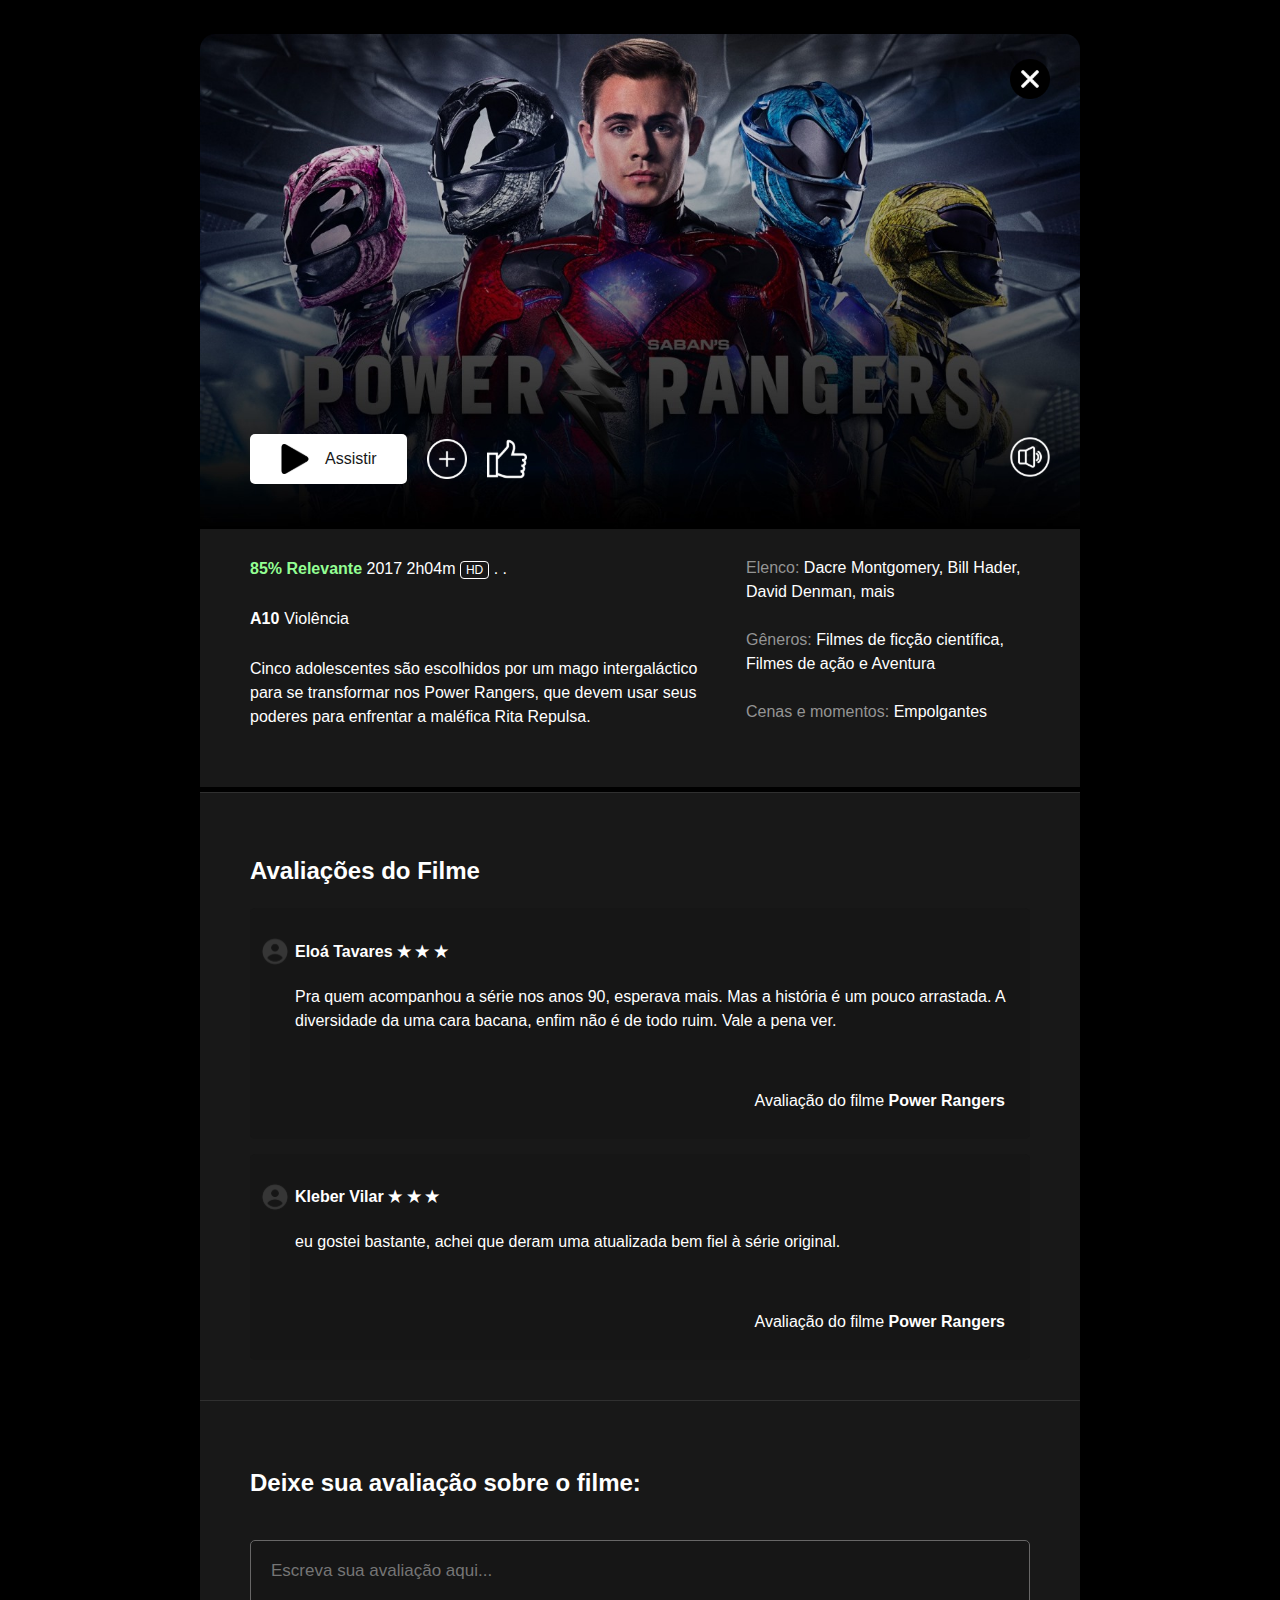
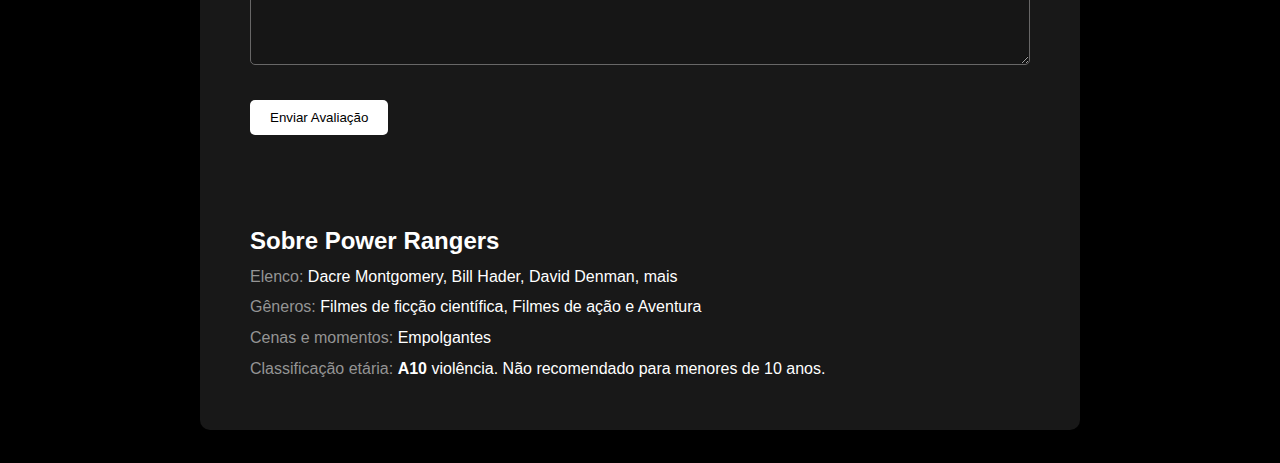
<file: film/PowerRangers.html>
<!DOCTYPE html>
<html lang="pt-br">


<head>
    <meta charset="UTF-8">
    <meta name="viewport" content="width=device-width, initial-scale=1.0">
    <title>ModeloSerie</title>
    <link rel="shortcut icon" href="../../images/ModeloPages/icons/letter-n 1.svg" type="image/x-icon">
    <link rel="stylesheet" href="style.css">
</head>

<body>
    <main class="container-geral">
        <section class="conteudo-img">
            <section>
                <img src="../../images/ModeloPages/filmes_pages/PowerRangers.jpeg" alt="Poster do filme Power Rangers" class="img-fundo-serie">
            </section>

            <div class="icone-inicio">
                <a href="/Pages/MoviesPage/index.html"><img src="../../images/ModeloPages/icons/remove.svg" alt="Remover" class="icone"></a>
            </div>

            <div class="icones-meio">
                <a href="#" class="link"><img src="../../images/ModeloPages/icons/play.svg" alt="Assistir" class="icone-play"> Assistir</a>
                <img src="../../images/ModeloPages/icons/add.svg" alt="Adicionar" class="icone">
                <img src="../../images/ModeloPages/icons/like.svg" alt="Curtir" class="icone">
            </div>

            <div class="icone-fim">
                <img src="../../images/ModeloPages/icons/speaker 1.svg" alt="Alto-falante" class="icone">
            </div>
        </section>

        <section class="modelo-serie">
            <section class="conteudo1">
                <div>
                    <p><span class="span-verde">85% Relevante</span> 2017 2h04m <span class="span-italico">HD</span> . . </p>
                </div>
                <div class="classificacao">
                    <p><span class="span-A10"><strong>A10</strong></span></p>
                    <p> Violência</p>
                </div>
                <div>
                    <p>Cinco adolescentes são escolhidos por um mago intergaláctico para se transformar nos Power Rangers, que devem usar seus poderes para enfrentar a maléfica Rita Repulsa.</p>
                </div>
            </section>

            <section class="conteudo2">
                <div>
                    <p><span class="span-texto-cinza">Elenco:</span> Dacre Montgomery, Bill Hader, David Denman, mais</p>
                </div>
                <div>
                    <p><span class="span-texto-cinza">Gêneros:</span> Filmes de ficção científica, Filmes de ação e Aventura</p>
                </div>
                <div>
                    <p><span class="span-texto-cinza">Cenas e momentos:</span> Empolgantes</p>
                </div>
            </section>
        </section>
        <section>
            <section class="perfil-usuario">
                <h2>Avaliações do Filme</h2>
                <section class="avaliacao-usuario">
                    <div class="usuario">
                        <img src="../../images/ModeloPages/icons/perfil 1.svg" alt="icone-usuario" class="icone-usuario">
                        <h4>Eloá Tavares ★ ★ ★ </h4>
                    </div>
                    <div>
                        <p class="comentario-usuario">Pra quem acompanhou a série nos anos 90, esperava mais. Mas a história é um pouco arrastada. A diversidade da uma cara bacana, enfim não é de todo ruim. Vale a pena ver.</p>
                        <br>
                        <p class="gostos-usuario">Avaliação do filme <strong> Power Rangers</strong></p>
                    </div>
                </section>

                <section class="avaliacao-usuario">
                    <div class="usuario">
                        <img src="../../images/ModeloPages/icons/perfil 1.svg" alt="icone-usuario" class="icone-usuario">
                        <h4>Kleber Vilar ★ ★ ★</h4>
                    </div>

                    <div>
                        <p class="comentario-usuario">eu gostei bastante, achei que deram uma atualizada bem fiel à série original.</p>
                        <br>
                        <p class="gostos-usuario">Avaliação do filme <strong> Power Rangers</strong></p>
                    </div>
                </section>
            </section>

            <section class="formulario-avaliacao">
                <form id="form-avaliacao">
                    <p class="conteudo-destaque"><strong>Deixe sua avaliação sobre o filme:</strong></p>
                    <textarea id="texto-avaliacao" placeholder="Escreva sua avaliação aqui..." required></textarea>
                    <button type="submit">Enviar Avaliação</button>
                </form>
            </section>
        </section>

        <section class="informacoes-serie">
            <div>
                <p class="conteudo-destaque"><strong>Sobre Power Rangers</strong></p>
            </div>
            <div>
                <p><span class="span-texto-cinza">Elenco:</span> Dacre Montgomery, Bill Hader, David Denman, mais </p>
            </div>
            <div>
                <p><span class="span-texto-cinza">Gêneros:</span> Filmes de ficção científica, Filmes de ação e Aventura</p>
            </div>
            <div>
                <p><span class="span-texto-cinza">Cenas e momentos:</span> Empolgantes</p>
            </div>
            <div>
                <p><span class="span-texto-cinza">Classificação etária:</span> <span class="span-A10"><strong>A10</strong></span> violência. Não recomendado para menores de 10 anos.</p>
            </div>
        </section>
    </main>
</body>

</html>
</file>
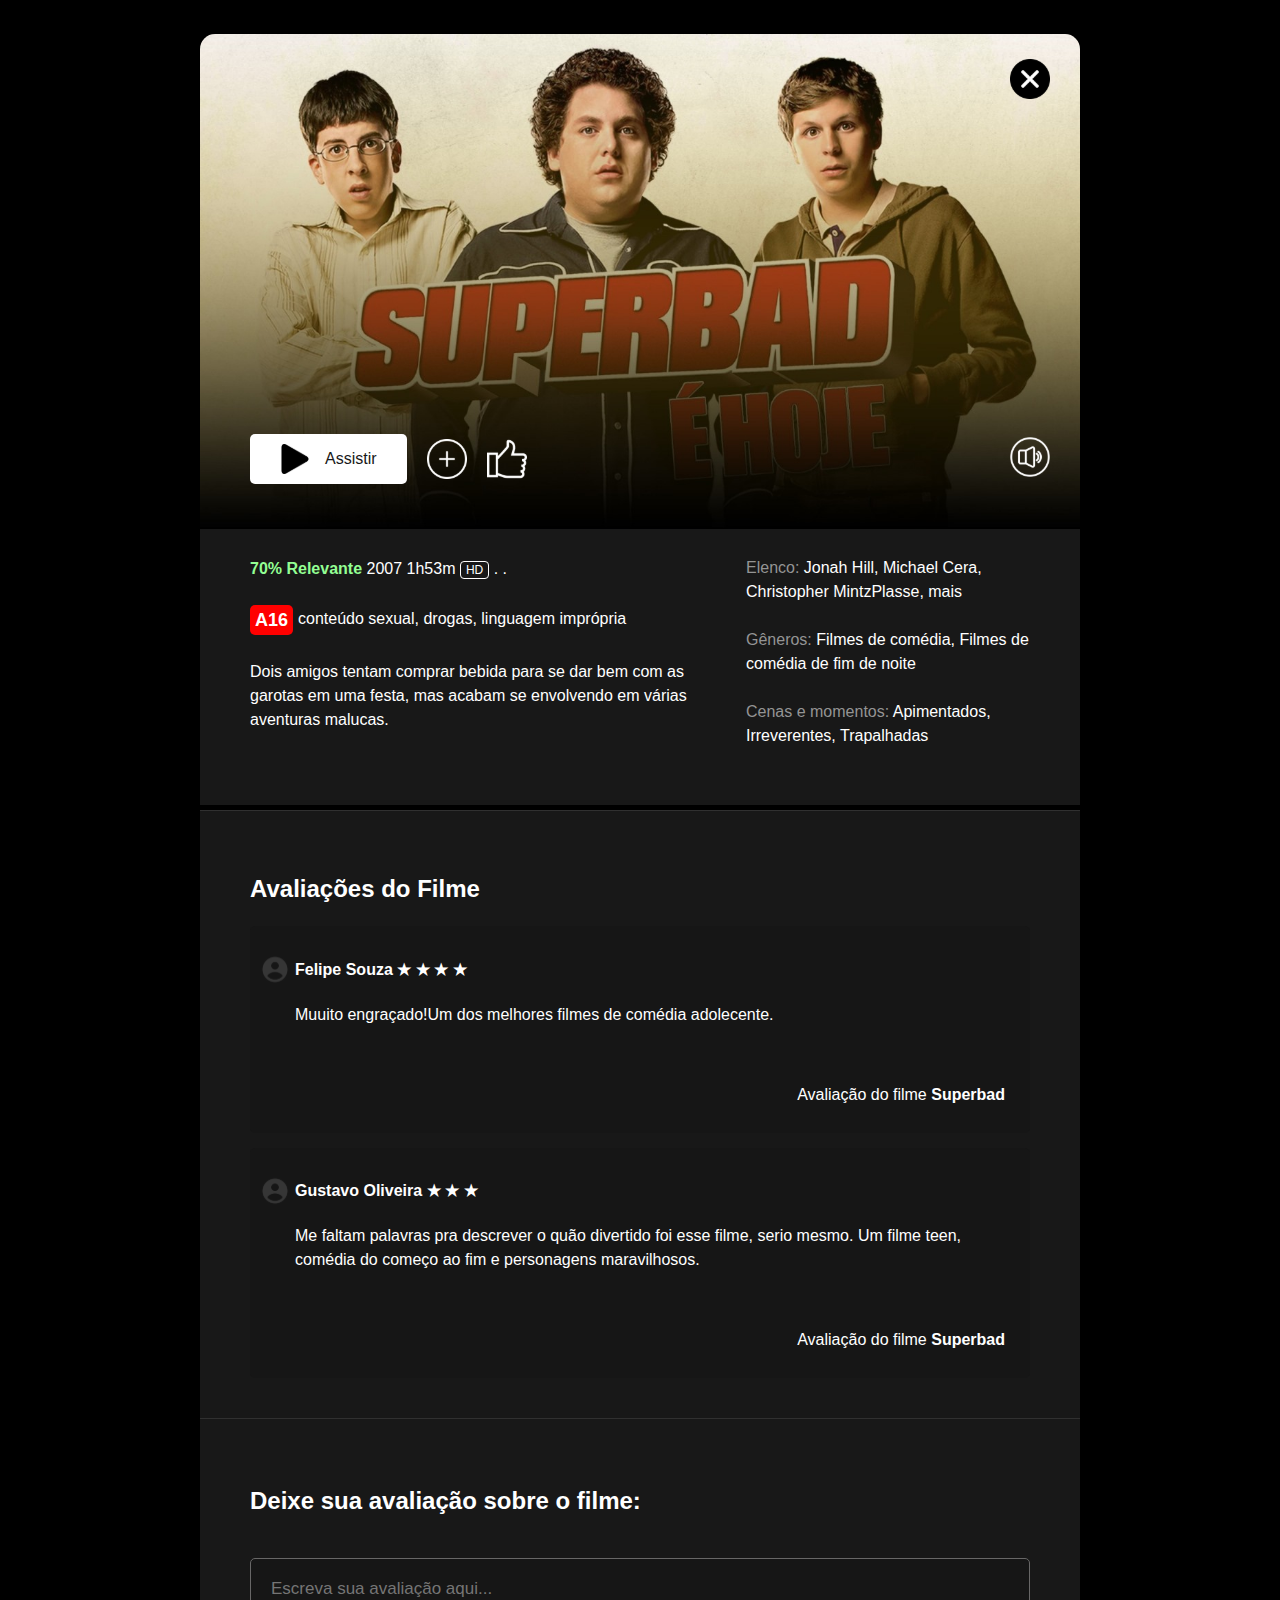
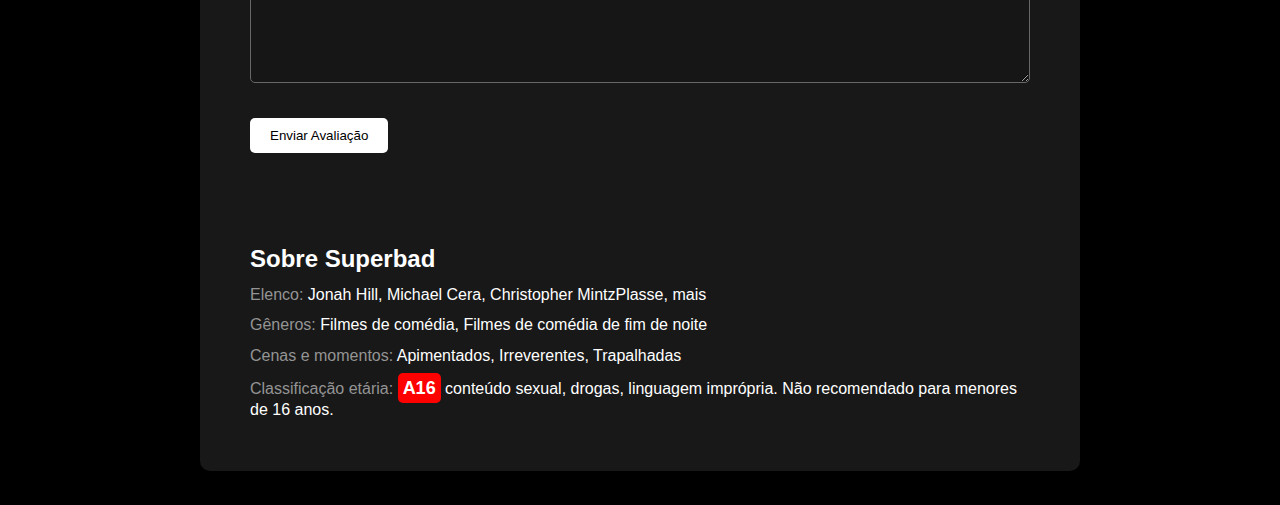
<file: film/Superbad.html>
<!DOCTYPE html>
<html lang="pt-br">


<head>
    <meta charset="UTF-8">
    <meta name="viewport" content="width=device-width, initial-scale=1.0">
    <title>ModeloSerie</title>
    <link rel="shortcut icon" href="../../images/ModeloPages/icons/letter-n 1.svg" type="image/x-icon">
    <link rel="stylesheet" href="style.css">
</head>

<body>
    <main class="container-geral">
        <section class="conteudo-img">
            <section>
                <img src="../../images/ModeloPages/filmes_pages/Superbad.jpeg" alt="Poster do filme Superbad" class="img-fundo-serie">
            </section>

            <div class="icone-inicio">
                <a href="/Pages/MoviesPage/index.html"><img src="../../images/ModeloPages/icons/remove.svg" alt="Remover" class="icone"></a>
            </div>

            <div class="icones-meio">
                <a href="#" class="link"><img src="../../images/ModeloPages/icons/play.svg" alt="Assistir" class="icone-play"> Assistir</a>
                <img src="../../images/ModeloPages/icons/add.svg" alt="Adicionar" class="icone">
                <img src="../../images/ModeloPages/icons/like.svg" alt="Curtir" class="icone">
            </div>

            <div class="icone-fim">
                <img src="../../images/ModeloPages/icons/speaker 1.svg" alt="Alto-falante" class="icone">
            </div>
        </section>

        <section class="modelo-serie">
            <section class="conteudo1">
                <div>
                    <p><span class="span-verde">70% Relevante</span> 2007 1h53m <span class="span-italico">HD</span> . . </p>
                </div>
                <div class="classificacao">
                    <p><span class="span-A16"><strong>A16</strong></span></p>
                    <p> conteúdo sexual, drogas, linguagem imprópria</p>
                </div>
                <div>
                    <p>Dois amigos tentam comprar bebida para se dar bem com as garotas em uma festa, mas acabam se envolvendo em várias aventuras malucas.</p>
                </div>
            </section>

            <section class="conteudo2">
                <div>
                    <p><span class="span-texto-cinza">Elenco:</span> Jonah Hill, Michael Cera, Christopher MintzPlasse, mais</p>
                </div>
                <div>
                    <p><span class="span-texto-cinza">Gêneros:</span> Filmes de comédia, Filmes de comédia de fim de noite</p>
                </div>
                <div>
                    <p><span class="span-texto-cinza">Cenas e momentos:</span> Apimentados, Irreverentes, Trapalhadas</p>
                </div>
            </section>
        </section>
        <section>
            <section class="perfil-usuario">
                <h2>Avaliações do Filme</h2>
                <section class="avaliacao-usuario">
                    <div class="usuario">
                        <img src="../../images/ModeloPages/icons/perfil 1.svg" alt="icone-usuario" class="icone-usuario">
                        <h4>Felipe Souza ★ ★ ★ ★ </h4>
                    </div>
                    <div>
                        <p class="comentario-usuario">Muuito engraçado!Um dos melhores filmes de comédia adolecente. </p>
                        <br>
                        <p class="gostos-usuario">Avaliação do filme <strong> Superbad</strong></p>
                    </div>
                </section>

                <section class="avaliacao-usuario">
                    <div class="usuario">
                        <img src="../../images/ModeloPages/icons/perfil 1.svg" alt="icone-usuario" class="icone-usuario">
                        <h4>Gustavo Oliveira ★ ★ ★</h4>
                    </div>

                    <div>
                        <p class="comentario-usuario">Me faltam palavras pra descrever o quão divertido foi esse filme, serio mesmo.
                            Um filme teen, comédia do começo ao fim e personagens maravilhosos.</p>
                        <br>
                        <p class="gostos-usuario">Avaliação do filme <strong> Superbad</strong></p>
                    </div>
                </section>
            </section>

            <section class="formulario-avaliacao">
                <form id="form-avaliacao">
                    <p class="conteudo-destaque"><strong>Deixe sua avaliação sobre o filme:</strong></p>
                    <textarea id="texto-avaliacao" placeholder="Escreva sua avaliação aqui..." required></textarea>
                    <button type="submit">Enviar Avaliação</button>
                </form>
            </section>
        </section>

        <section class="informacoes-serie">
            <div>
                <p class="conteudo-destaque"><strong>Sobre Superbad</strong></p>
            </div>
            <div>
                <p><span class="span-texto-cinza">Elenco:</span> Jonah Hill, Michael Cera, Christopher MintzPlasse, mais </p>
            </div>
            <div>
                <p><span class="span-texto-cinza">Gêneros:</span> Filmes de comédia, Filmes de comédia de fim de noite</p>
            </div>
            <div>
                <p><span class="span-texto-cinza">Cenas e momentos:</span> Apimentados, Irreverentes, Trapalhadas</p>
            </div>
            <div>
                <p><span class="span-texto-cinza">Classificação etária:</span> <span class="span-A16"><strong>A16</strong></span> conteúdo sexual, drogas, linguagem imprópria. Não recomendado para menores de 16 anos.</p>
            </div>
        </section>
    </main>
</body>

</html>
</file>
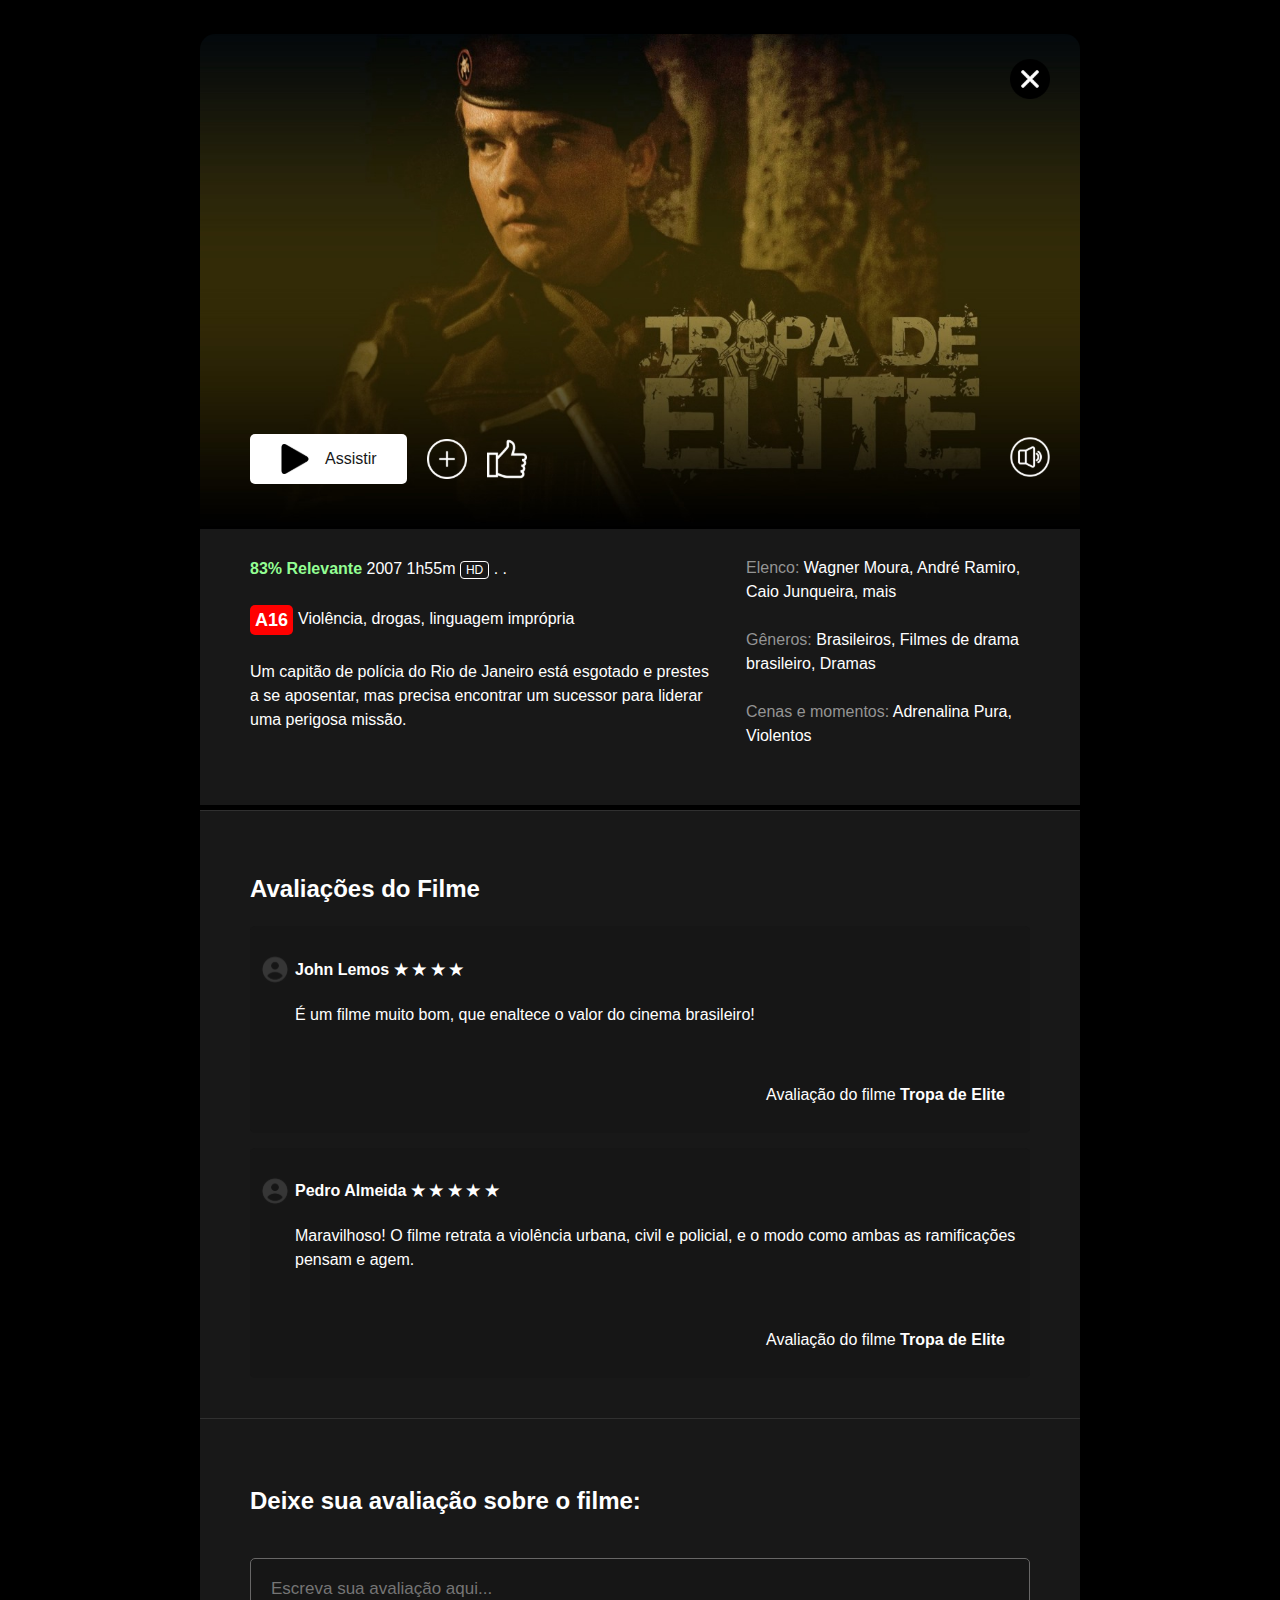
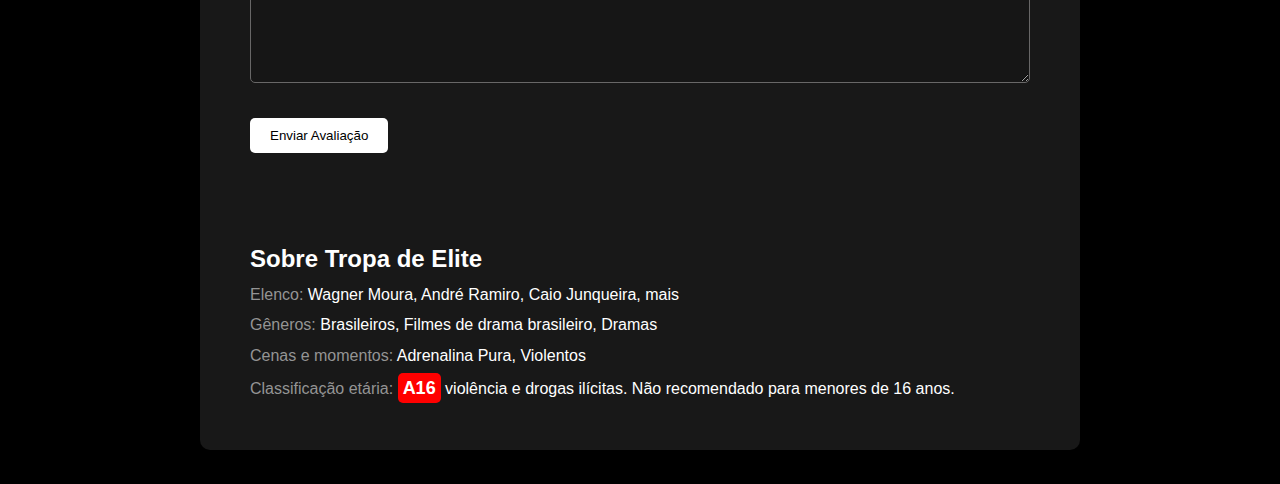
<file: film/TropaDeElite.html>
<!DOCTYPE html>
<html lang="pt-br">


<head>
    <meta charset="UTF-8">
    <meta name="viewport" content="width=device-width, initial-scale=1.0">
    <title>ModeloSerie</title>
    <link rel="shortcut icon" href="../../images/ModeloPages/icons/letter-n 1.svg" type="image/x-icon">
    <link rel="stylesheet" href="style.css">
</head>

<body>
    <main class="container-geral">
        <section class="conteudo-img">
            <section>
                <img src="../../images/ModeloPages/filmes_pages/TropaDeElite.jpeg" alt="Poster do filme Tropa de Elite" class="img-fundo-serie">
            </section>

            <div class="icone-inicio">
                <a href="/Pages/MoviesPage/index.html"><img src="../../images/ModeloPages/icons/remove.svg" alt="Remover" class="icone"></a>
            </div>

            <div class="icones-meio">
                <a href="#" class="link"><img src="../../images/ModeloPages/icons/play.svg" alt="Assistir" class="icone-play"> Assistir</a>
                <img src="../../images/ModeloPages/icons/add.svg" alt="Adicionar" class="icone">
                <img src="../../images/ModeloPages/icons/like.svg" alt="Curtir" class="icone">
            </div>

            <div class="icone-fim">
                <img src="../../images/ModeloPages/icons/speaker 1.svg" alt="Alto-falante" class="icone">
            </div>
        </section>

        <section class="modelo-serie">
            <section class="conteudo1">
                <div>
                    <p><span class="span-verde">83% Relevante</span> 2007 1h55m <span class="span-italico">HD</span> . . </p>
                </div>
                <div class="classificacao">
                    <p><span class="span-A16"><strong>A16</strong></span></p>
                    <p> Violência, drogas, linguagem imprópria</p>
                </div>
                <div>
                    <p>Um capitão de polícia do Rio de Janeiro está esgotado e prestes a se aposentar, mas precisa encontrar um sucessor para liderar uma perigosa missão.</p>
                </div>
            </section>

            <section class="conteudo2">
                <div>
                    <p><span class="span-texto-cinza">Elenco:</span> Wagner Moura, André Ramiro, Caio Junqueira, mais</p>
                </div>
                <div>
                    <p><span class="span-texto-cinza">Gêneros:</span> Brasileiros, Filmes de drama brasileiro, Dramas</p>
                </div>
                <div>
                    <p><span class="span-texto-cinza">Cenas e momentos:</span> Adrenalina Pura, Violentos</p>
                </div>
            </section>
        </section>
        <section>
            <section class="perfil-usuario">
                <h2>Avaliações do Filme</h2>
                <section class="avaliacao-usuario">
                    <div class="usuario">
                        <img src="../../images/ModeloPages/icons/perfil 1.svg" alt="icone-usuario" class="icone-usuario">
                        <h4>John Lemos ★ ★ ★ ★ </h4>
                    </div>
                    <div>
                        <p class="comentario-usuario">É um filme muito bom, que enaltece o valor do cinema brasileiro!</p>
                        <br>
                        <p class="gostos-usuario">Avaliação do filme <strong> Tropa de Elite</strong></p>
                    </div>
                </section>

                <section class="avaliacao-usuario">
                    <div class="usuario">
                        <img src="../../images/ModeloPages/icons/perfil 1.svg" alt="icone-usuario" class="icone-usuario">
                        <h4>Pedro Almeida ★ ★ ★ ★ ★</h4>
                    </div>

                    <div>
                        <p class="comentario-usuario">Maravilhoso! O filme retrata a violência urbana, civil e policial, e o modo como ambas as ramificações pensam e agem.</p>
                        <br>
                        <p class="gostos-usuario">Avaliação do filme <strong> Tropa de Elite</strong></p>
                    </div>
                </section>
            </section>

            <section class="formulario-avaliacao">
                <form id="form-avaliacao">
                    <p class="conteudo-destaque"><strong>Deixe sua avaliação sobre o filme:</strong></p>
                    <textarea id="texto-avaliacao" placeholder="Escreva sua avaliação aqui..." required></textarea>
                    <button type="submit">Enviar Avaliação</button>
                </form>
            </section>
        </section>

        <section class="informacoes-serie">
            <div>
                <p class="conteudo-destaque"><strong>Sobre Tropa de Elite</strong></p>
            </div>
            <div>
                <p><span class="span-texto-cinza">Elenco:</span> Wagner Moura, André Ramiro, Caio Junqueira, mais </p>
            </div>
            <div>
                <p><span class="span-texto-cinza">Gêneros:</span> Brasileiros, Filmes de drama brasileiro, Dramas</p>
            </div>
            <div>
                <p><span class="span-texto-cinza">Cenas e momentos:</span> Adrenalina Pura, Violentos</p>
            </div>
            <div>
                <p><span class="span-texto-cinza">Classificação etária:</span> <span class="span-A16"><strong>A16</strong></span> violência e drogas ilícitas. Não recomendado para menores de 16 anos.</p>
            </div>
        </section>
    </main>
</body>

</html>
</file>
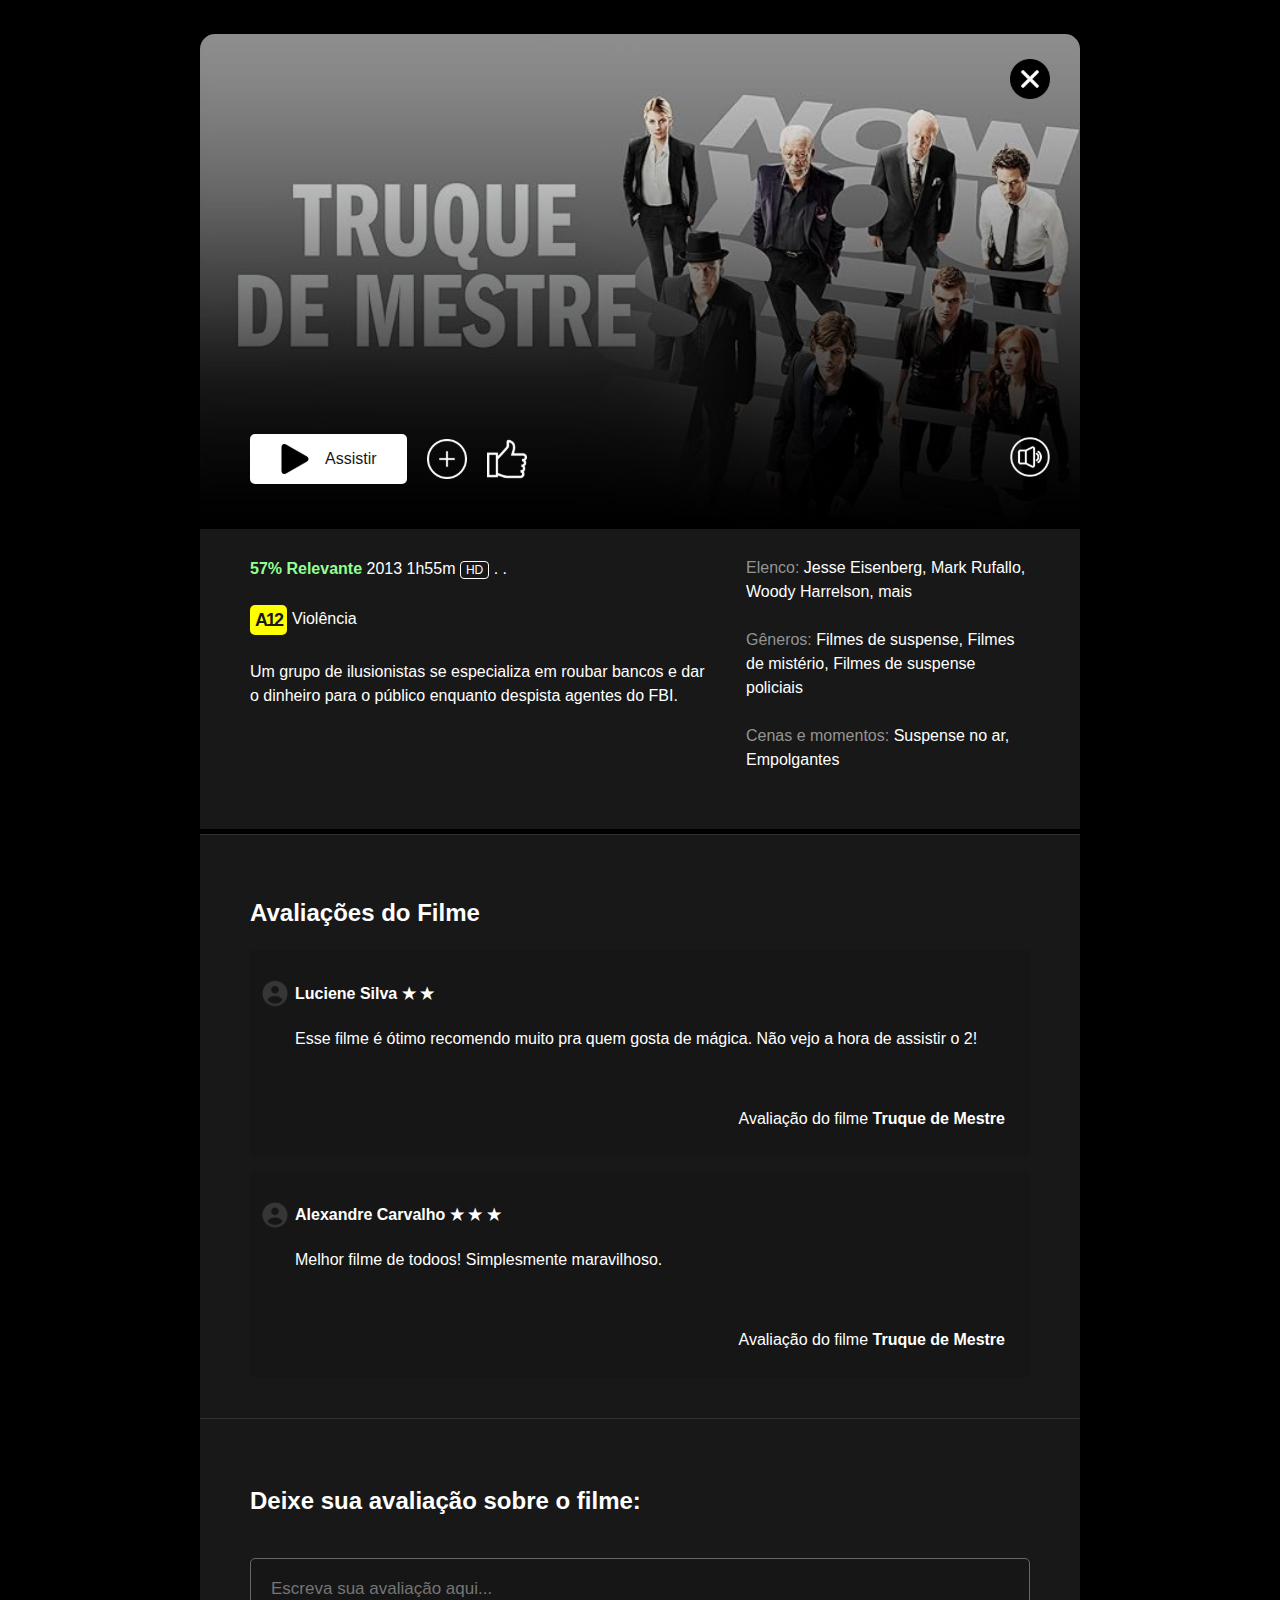
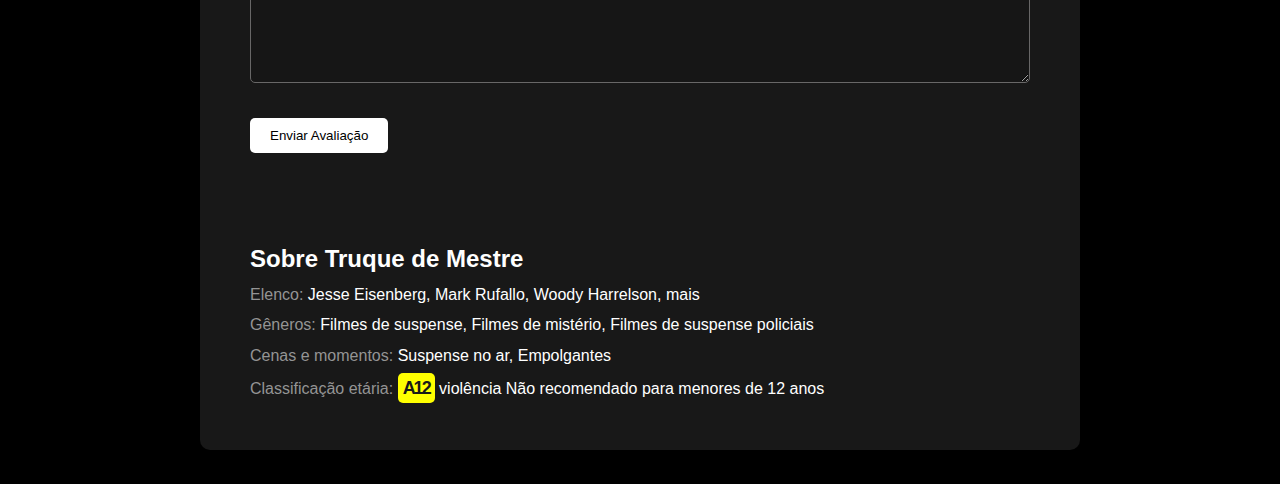
<file: film/TruqueDeMestre.html>
<!DOCTYPE html>
<html lang="pt-br">


<head>
    <meta charset="UTF-8">
    <meta name="viewport" content="width=device-width, initial-scale=1.0">
    <title>ModeloSerie</title>
    <link rel="shortcut icon" href="../../images/ModeloPages/icons/letter-n 1.svg" type="image/x-icon">
    <link rel="stylesheet" href="style.css">
</head>

<body>
    <main class="container-geral">
        <section class="conteudo-img">
            <section>
                <img src="../../images/ModeloPages/filmes_pages/TruqueDeMestre.jpeg" alt="Poster do filme Truque de Mestre" class="img-fundo-serie">
            </section>

            <div class="icone-inicio">
                <a href="/Pages/MoviesPage/index.html"><img src="../../images/ModeloPages/icons/remove.svg" alt="Remover" class="icone"></a>
            </div>

            <div class="icones-meio">
                <a href="#" class="link"><img src="../../images/ModeloPages/icons/play.svg" alt="Assistir" class="icone-play"> Assistir</a>
                <img src="../../images/ModeloPages/icons/add.svg" alt="Adicionar" class="icone">
                <img src="../../images/ModeloPages/icons/like.svg" alt="Curtir" class="icone">
            </div>

            <div class="icone-fim">
                <img src="../../images/ModeloPages/icons/speaker 1.svg" alt="Alto-falante" class="icone">
            </div>
        </section>

        <section class="modelo-serie">
            <section class="conteudo1">
                <div>
                    <p><span class="span-verde">57% Relevante</span> 2013 1h55m <span class="span-italico">HD</span> . . </p>
                </div>
                <div class="classificacao">
                    <p><span class="span-A12"><strong>A12</strong></span></p>
                    <p> Violência</p>
                </div>
                <div>
                    <p>Um grupo de ilusionistas se especializa em roubar bancos e dar o dinheiro para o público enquanto despista agentes do FBI.</p>
                </div>
            </section>

            <section class="conteudo2">
                <div>
                    <p><span class="span-texto-cinza">Elenco:</span> Jesse Eisenberg, Mark Rufallo, Woody Harrelson, mais</p>
                </div>
                <div>
                    <p><span class="span-texto-cinza">Gêneros:</span> Filmes de suspense, Filmes de mistério, Filmes de suspense policiais</p>
                </div>
                <div>
                    <p><span class="span-texto-cinza">Cenas e momentos:</span> Suspense no ar, Empolgantes</p>
                </div>
            </section>
        </section>
        <section>
            <section class="perfil-usuario">
                <h2>Avaliações do Filme</h2>
                <section class="avaliacao-usuario">
                    <div class="usuario">
                        <img src="../../images/ModeloPages/icons/perfil 1.svg" alt="icone-usuario" class="icone-usuario">
                        <h4>Luciene Silva ★ ★ </h4>
                    </div>
                    <div>
                        <p class="comentario-usuario">Esse filme é ótimo recomendo muito pra quem gosta de mágica. Não vejo a hora de assistir o 2!</p>
                        <br>
                        <p class="gostos-usuario">Avaliação do filme <strong> Truque de Mestre</strong></p>
                    </div>
                </section>

                <section class="avaliacao-usuario">
                    <div class="usuario">
                        <img src="../../images/ModeloPages/icons/perfil 1.svg" alt="icone-usuario" class="icone-usuario">
                        <h4>Alexandre Carvalho ★ ★ ★</h4>
                    </div>

                    <div>
                        <p class="comentario-usuario">Melhor filme de todoos! Simplesmente maravilhoso.</p>
                        <br>
                        <p class="gostos-usuario">Avaliação do filme <strong> Truque de Mestre</strong></p>
                    </div>
                </section>
            </section>

            <section class="formulario-avaliacao">
                <form id="form-avaliacao">
                    <p class="conteudo-destaque"><strong>Deixe sua avaliação sobre o filme:</strong></p>
                    <textarea id="texto-avaliacao" placeholder="Escreva sua avaliação aqui..." required></textarea>
                    <button type="submit">Enviar Avaliação</button>
                </form>
            </section>
        </section>

        <section class="informacoes-serie">
            <div>
                <p class="conteudo-destaque"><strong>Sobre Truque de Mestre</strong></p>
            </div>
            <div>
                <p><span class="span-texto-cinza">Elenco:</span> Jesse Eisenberg, Mark Rufallo, Woody Harrelson, mais </p>
            </div>
            <div>
                <p><span class="span-texto-cinza">Gêneros:</span> Filmes de suspense, Filmes de mistério, Filmes de suspense policiais</p>
            </div>
            <div>
                <p><span class="span-texto-cinza">Cenas e momentos:</span> Suspense no ar, Empolgantes</p>
            </div>
            <div>
                <p><span class="span-texto-cinza">Classificação etária:</span> <span class="span-A12"><strong>A12</strong></span> violência Não recomendado para menores de 12 anos</p>
            </div>
        </section>
    </main>
</body>

</html>
</file>
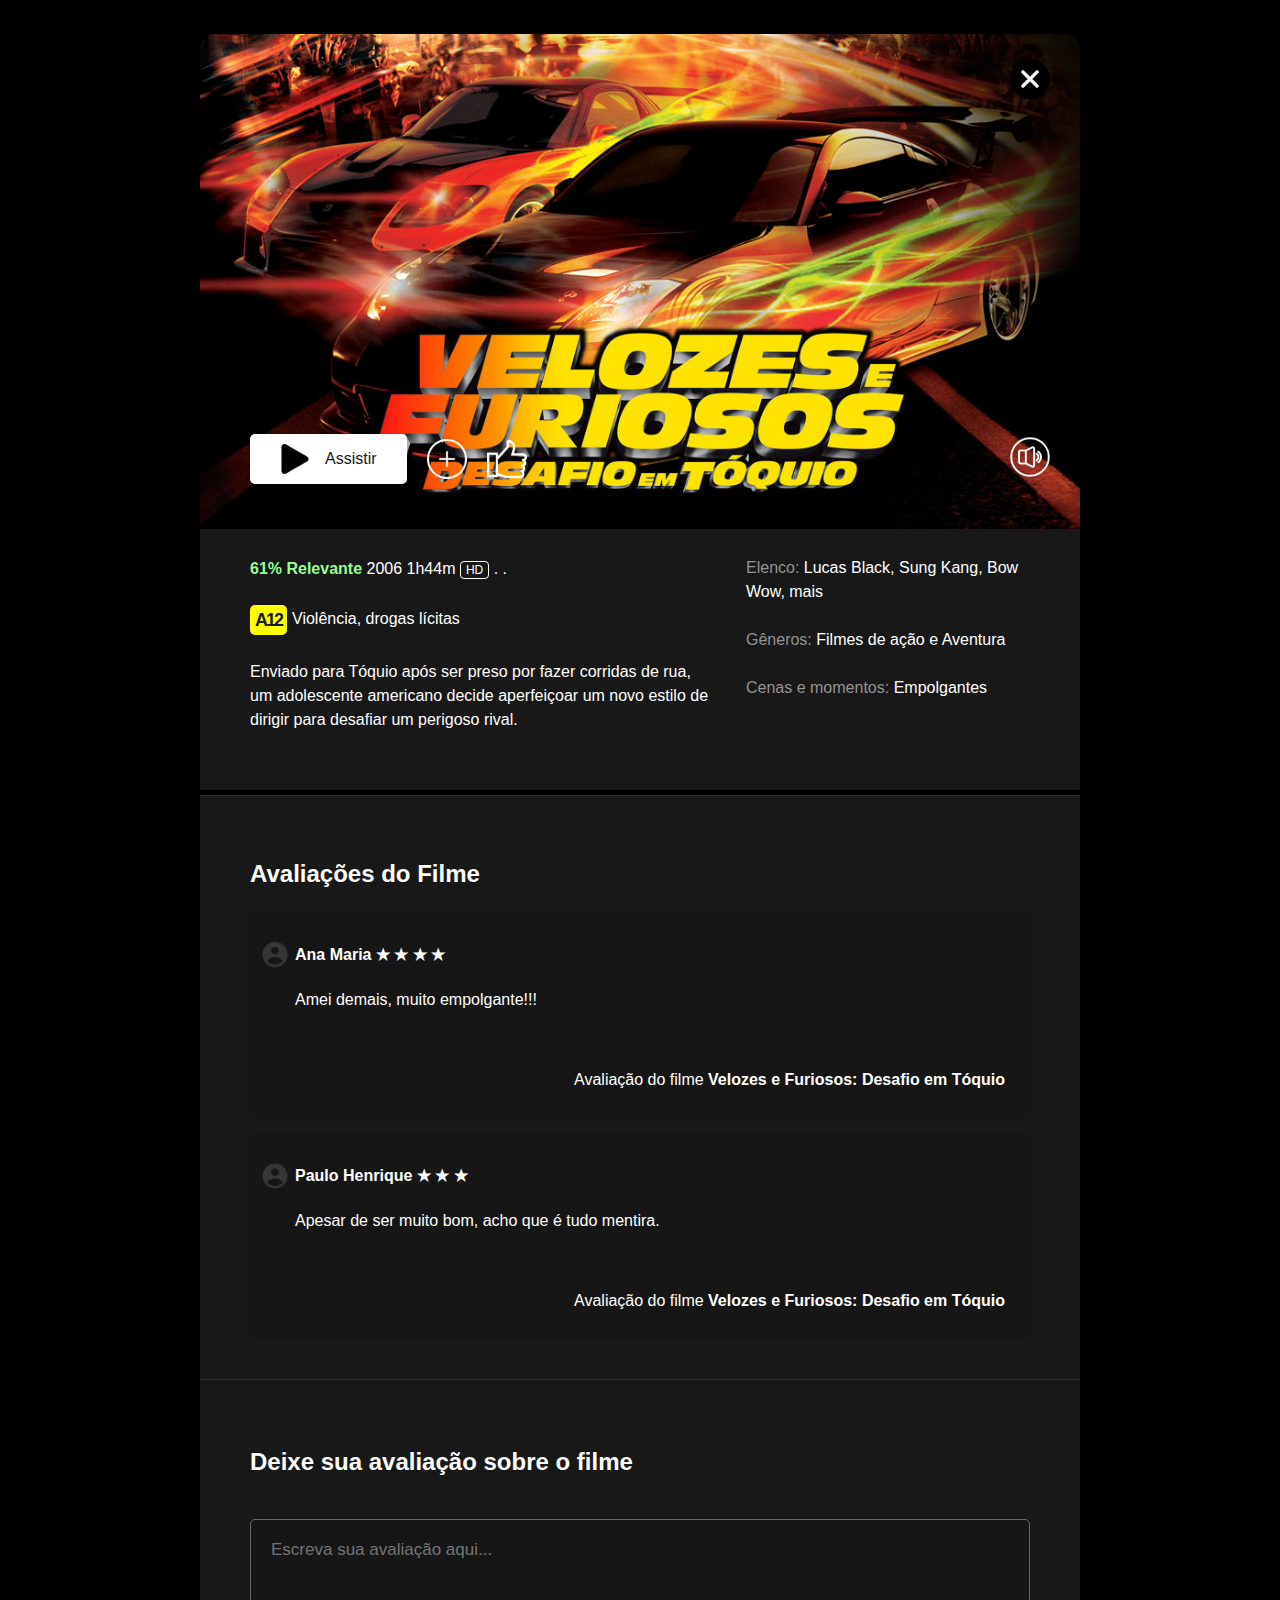
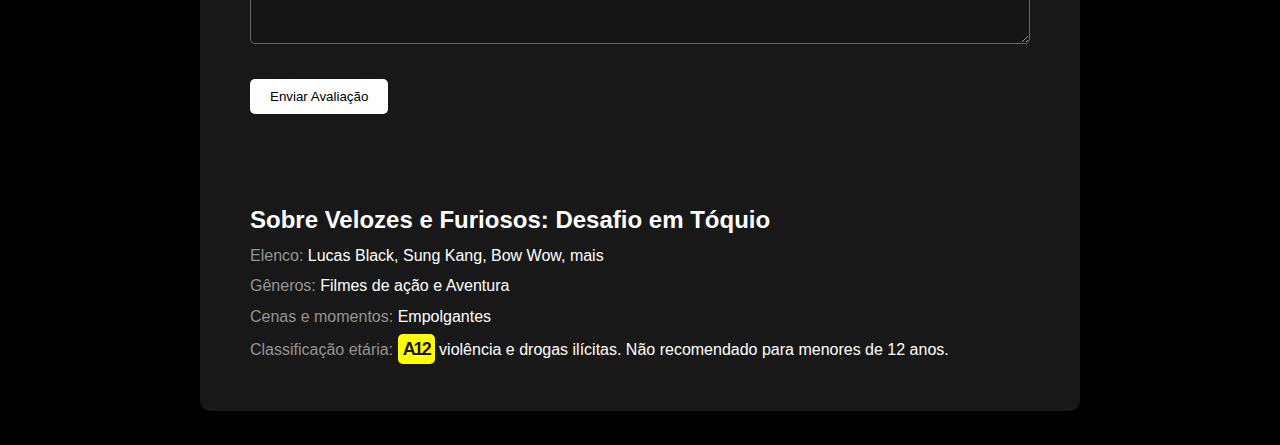
<file: film/VelozesEFuriosos.html>
<!DOCTYPE html>
<html lang="pt-br">


<head>
    <meta charset="UTF-8">
    <meta name="viewport" content="width=device-width, initial-scale=1.0">
    <title>ModeloSerie</title>
    <link rel="shortcut icon" href="../../images/ModeloPages/icons/letter-n 1.svg" type="image/x-icon">
    <link rel="stylesheet" href="style.css">
</head>

<body>
    <main class="container-geral">
        <section class="conteudo-img">
            <section>
                <img src="../../images/ModeloPages/filmes_pages/velozes_e_furiosos_desafio_em_toquio.jpg" alt="Poster do filme Velozes e Furiosos: Desafio em Tóquio" class="img-fundo-serie">
            </section>

            <div class="icone-inicio">
                <a href="/Pages/MoviesPage/index.html"><img src="../../images/ModeloPages/icons/remove.svg" alt="Remover" class="icone"></a>
            </div>

            <div class="icones-meio">
                <a href="#" class="link"><img src="../../images/ModeloPages/icons/play.svg" alt="Assistir" class="icone-play"> Assistir</a>
                <img src="../../images/ModeloPages/icons/add.svg" alt="Adicionar" class="icone">
                <img src="../../images/ModeloPages/icons/like.svg" alt="Curtir" class="icone">
            </div>

            <div class="icone-fim">
                <img src="../../images/ModeloPages/icons/speaker 1.svg" alt="Alto-falante" class="icone">
            </div>
        </section>

        <section class="modelo-serie">
            <section class="conteudo1">
                <div>
                    <p><span class="span-verde">61% Relevante</span> 2006 1h44m <span class="span-italico">HD</span> . . </p>
                </div>
                <div class="classificacao">
                    <p><span class="span-A12"><strong>A12</strong></span></p>
                    <p> Violência, drogas lícitas</p>
                </div>
                <div>
                    <p>Enviado para Tóquio após ser preso por fazer corridas de rua, um adolescente americano decide aperfeiçoar um novo estilo de dirigir para desafiar um perigoso rival.</p>
                </div>
            </section>

            <section class="conteudo2">
                <div>
                    <p><span class="span-texto-cinza">Elenco:</span> Lucas Black, Sung Kang, Bow Wow, mais</p>
                </div>
                <div>
                    <p><span class="span-texto-cinza">Gêneros:</span> Filmes de ação e Aventura</p>
                </div>
                <div>
                    <p><span class="span-texto-cinza">Cenas e momentos:</span> Empolgantes</p>
                </div>
            </section>
        </section>
        <section>
            <section class="perfil-usuario">
                <h2>Avaliações do Filme</h2>
                <section class="avaliacao-usuario">
                    <div class="usuario">
                        <img src="../../images/ModeloPages/icons/perfil 1.svg" alt="icone-usuario" class="icone-usuario">
                        <h4>Ana Maria ★ ★ ★ ★ </h4>
                    </div>
                    <div>
                        <p class="comentario-usuario">Amei demais, muito empolgante!!!</p>
                        <br>
                        <p class="gostos-usuario">Avaliação do filme <strong> Velozes e Furiosos: Desafio em Tóquio</strong></p>
                    </div>
                </section>

                <section class="avaliacao-usuario">
                    <div class="usuario">
                        <img src="../../images/ModeloPages/icons/perfil 1.svg" alt="icone-usuario" class="icone-usuario">
                        <h4>Paulo Henrique ★ ★ ★</h4>
                    </div>

                    <div>
                        <p class="comentario-usuario">Apesar de ser muito bom, acho que é tudo mentira.</p>
                        <br>
                        <p class="gostos-usuario">Avaliação do filme <strong> Velozes e Furiosos: Desafio em Tóquio</strong></p>
                    </div>
                </section>
            </section>

            <section class="formulario-avaliacao">
                <form id="form-avaliacao">
                    <p class="conteudo-destaque"><strong>Deixe sua avaliação sobre o filme</strong></p>
                    <textarea id="texto-avaliacao" placeholder="Escreva sua avaliação aqui..." required></textarea>
                    <button type="submit">Enviar Avaliação</button>
                </form>
            </section>
        </section>

        <section class="informacoes-serie">
            <div>
                <p class="conteudo-destaque"><strong>Sobre Velozes e Furiosos: Desafio em Tóquio</strong></p>
            </div>
            <div>
                <p><span class="span-texto-cinza">Elenco:</span> Lucas Black, Sung Kang, Bow Wow, mais </p>
            </div>
            <div>
                <p><span class="span-texto-cinza">Gêneros:</span> Filmes de ação e Aventura</p>
            </div>
            <div>
                <p><span class="span-texto-cinza">Cenas e momentos:</span> Empolgantes</p>
            </div>
            <div>
                <p><span class="span-texto-cinza">Classificação etária:</span> <span class="span-A12"><strong>A12</strong></span> violência e drogas ilícitas. Não recomendado para menores de 12 anos.</p>
            </div>
        </section>
    </main>
</body>

</html>
</file>
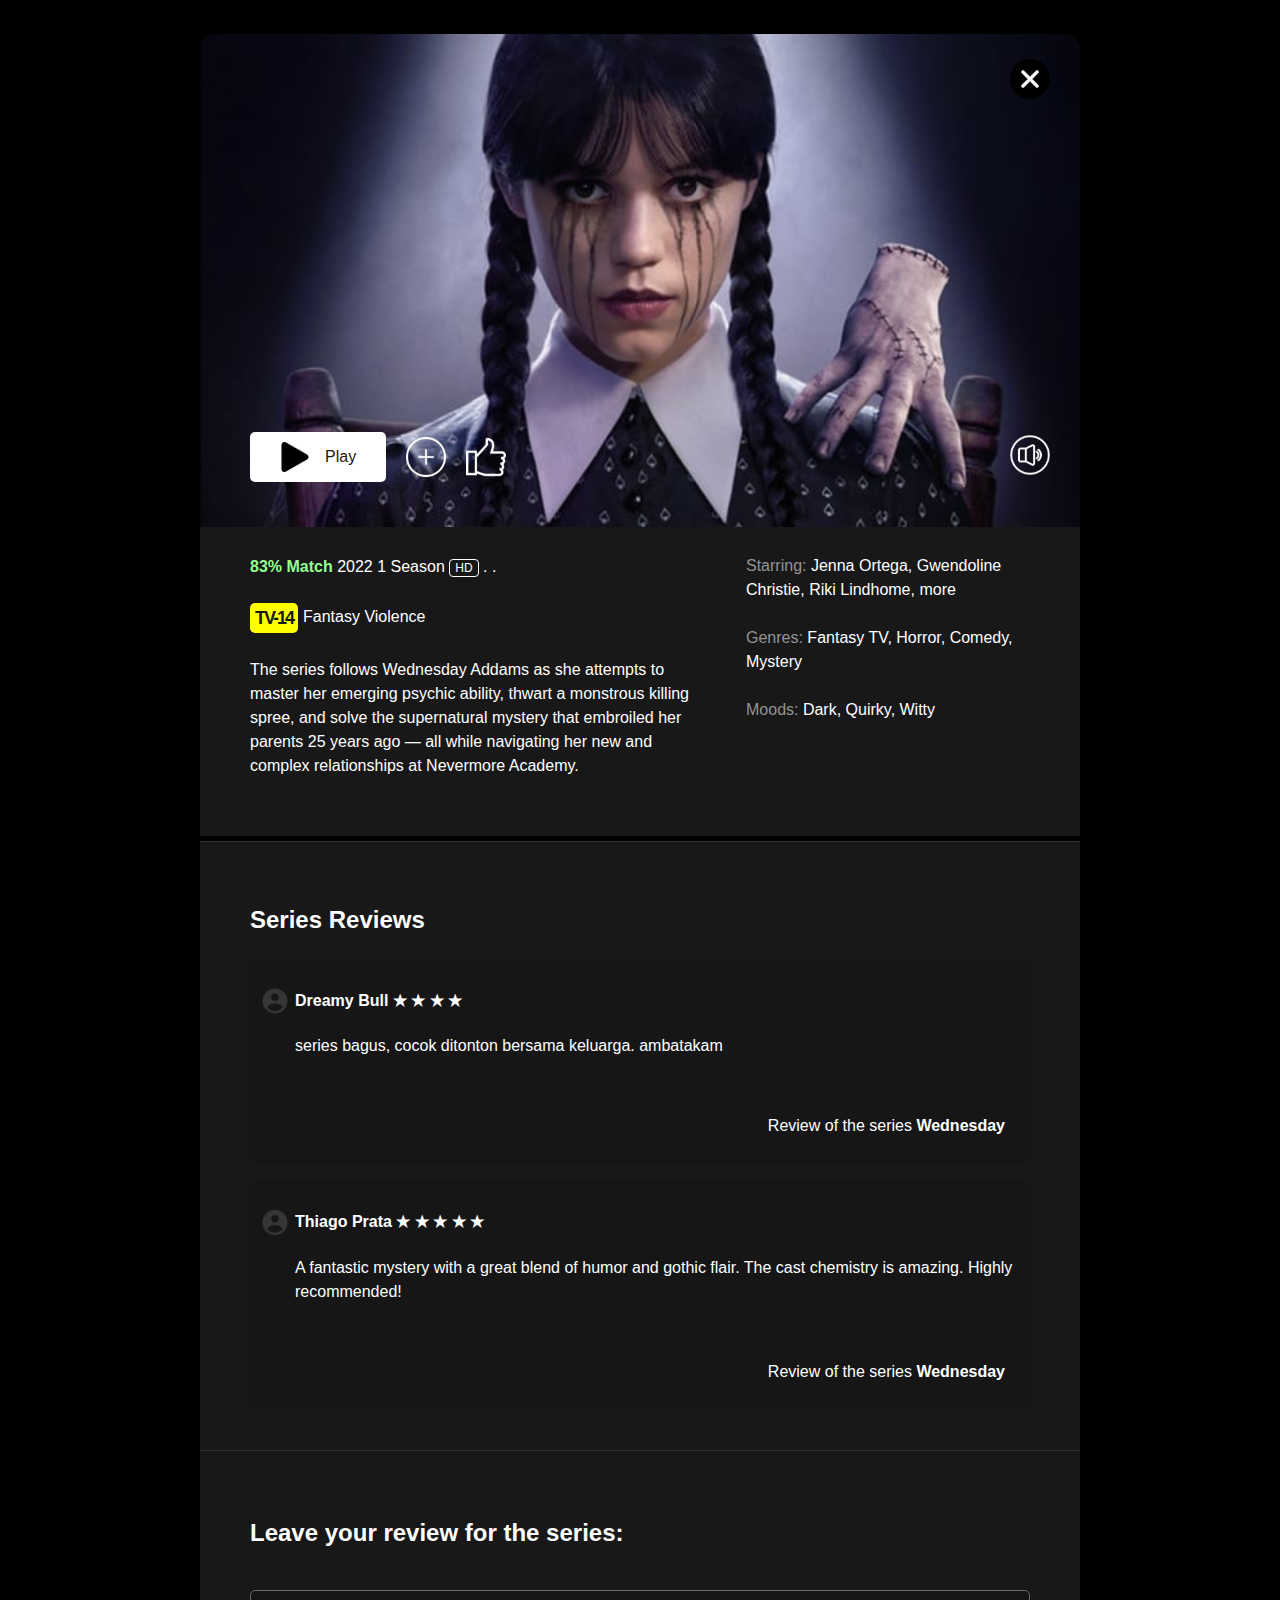
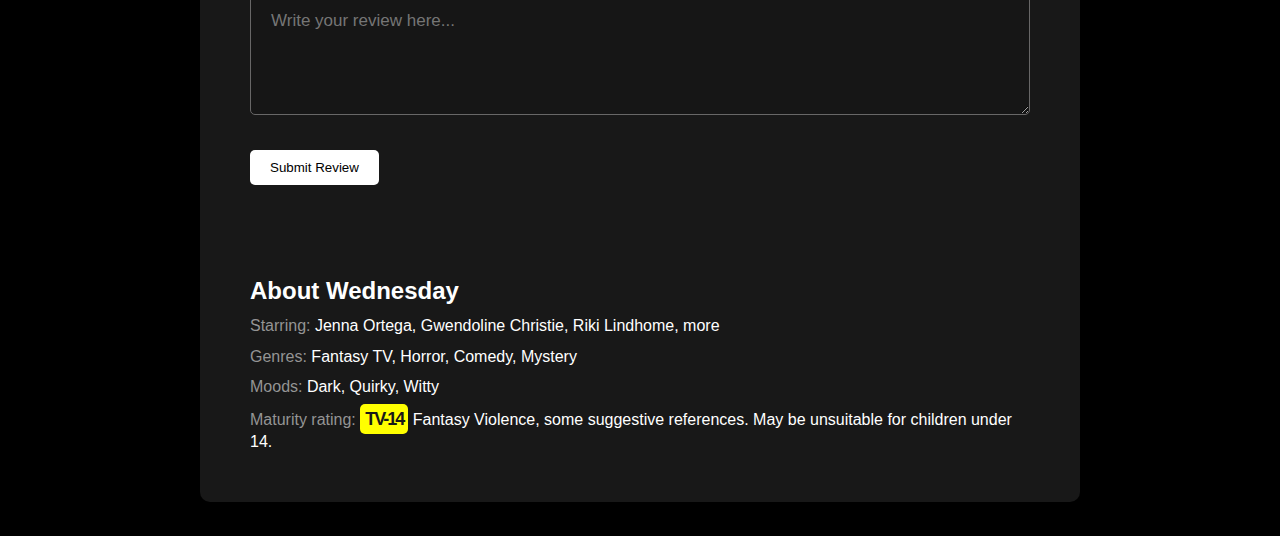
<file: film/wednesday.html>
<!DOCTYPE html>
<html lang="en"> <head>
    <meta charset="UTF-8">
    <meta name="viewport" content="width=device-width, initial-scale=1.0">
    <title>Wednesday Series Page</title> <link rel="shortcut icon" href="../../images/ModeloPages/icons/letter-n 1.svg" type="image/x-icon">
    <link rel="stylesheet" href="style.css">
</head>

<body>
    <main class="container-geral">
        <section class="conteudo-img">
            <section>
                <img src="../images/ModeloPages/filmes_pages/wednesday2.jpg" alt="Wednesday Series Poster" class="img-fundo-serie">
            </section>

            <div class="icone-inicio">
                <a href="../index.html"><img src="../../images/ModeloPages/icons/remove.svg" alt="Close" class="icone"></a>
            </div>

            <div class="icones-meio">
                <audio id="playerAudio" src="../sound/sound.mp3"></audio>

<a href="#" class="link" id="audioLink">
    <img src="../../images/ModeloPages/icons/play.svg" alt="Watch" class="icone-play"> Play
</a>
                <img src="../../images/ModeloPages/icons/add.svg" alt="Add to My List" class="icone">
                <img src="../../images/ModeloPages/icons/like.svg" alt="Like" class="icone">
            </div>

            <div class="icone-fim">
                <img src="../../images/ModeloPages/icons/speaker 1.svg" alt="Volume" class="icone">
            </div>
        </section>

        <section class="modelo-serie">
            <section class="conteudo1">
                <div>
                    <p><span class="span-verde">83% Match </span> 2022 1 Season <span class="span-italico">HD</span> . . </p>
                </div>
                <div class="classificacao">
                    <p><span class="span-A12"><strong>TV-14</strong></span></p> <p> Fantasy Violence</p>
                </div>
                <div>
                    <p>The series follows Wednesday Addams as she attempts to master her emerging psychic ability, thwart a monstrous killing spree, and solve the supernatural mystery that embroiled her parents 25 years ago — all while navigating her new and complex relationships at Nevermore Academy.</p>
                </div>
            </section>

            <section class="conteudo2">
                <div>
                    <p><span class="span-texto-cinza">Starring:</span> Jenna Ortega, Gwendoline Christie, Riki Lindhome, more</p>
                </div>
                <div>
                    <p><span class="span-texto-cinza">Genres:</span> Fantasy TV, Horror, Comedy, Mystery</p>
                </div>
                <div>
                    <p><span class="span-texto-cinza">Moods:</span> Dark, Quirky, Witty</p>
                </div>
            </section>
        </section>

        <section>
            <section class="perfil-usuario">
                <h2>Series Reviews</h2> <section class="avaliacao-usuario">
                    <div class="usuario">
                        <img src="../../images/ModeloPages/icons/perfil 1.svg" alt="User Icon" class="icone-usuario">
                        <h4>Dreamy Bull ★ ★ ★ ★</h4> </div>
                    <div>
                        <p class="comentario-usuario">series bagus, cocok ditonton bersama keluarga. ambatakam</p>
                        <br>
                        <p class="gostos-usuario">Review of the series <strong> Wednesday</strong></p>
                    </div>
                </section>

                <section class="avaliacao-usuario">
                    <div class="usuario">
                        <img src="../../images/ModeloPages/icons/perfil 1.svg" alt="User Icon" class="icone-usuario">
                        <h4>Thiago Prata ★ ★ ★ ★ ★</h4> </div>

                    <div>
                        <p class="comentario-usuario">A fantastic mystery with a great blend of humor and gothic flair. The cast chemistry is amazing. Highly recommended!</p>
                        <br>
                        <p class="gostos-usuario">Review of the series <strong> Wednesday</strong></p>
                    </div>
                </section>
            </section>

            <section class="formulario-avaliacao">
                <form id="form-avaliacao">
                    <p class="conteudo-destaque"><strong>Leave your review for the series:</strong></p> <textarea id="texto-avaliacao" placeholder="Write your review here..." required></textarea>
                    <button type="submit">Submit Review</button> </form>
            </section>
        </section>

        <section class="informacoes-serie">
            <div>
                <p class="conteudo-destaque"><strong>About Wednesday</strong></p> </div>
            <div>
                <p><span class="span-texto-cinza">Starring:</span> Jenna Ortega, Gwendoline Christie, Riki Lindhome, more</p>
            </div>
            <div>
                <p><span class="span-texto-cinza">Genres:</span> Fantasy TV, Horror, Comedy, Mystery</p>
            </div>
            <div>
                <p><span class="span-texto-cinza">Moods:</span> Dark, Quirky, Witty</p>
            </div>
            <div>
                <p><span class="span-texto-cinza">Maturity rating:</span> <span class="span-A12"><strong>TV-14</strong></span> Fantasy Violence, some suggestive references. May be unsuitable for children under 14.</p> </div>
        </section>
    </main>
</body>

</html>

<script>
    document.addEventListener('DOMContentLoaded', function() {
    // 1. Dapatkan elemen
    const audio = document.getElementById('playerAudio');
    const audioLink = document.getElementById('audioLink');

    // 2. Tambahkan event listener untuk klik pada tautan
    audioLink.addEventListener('click', function(event) {
        // Mencegah tautan untuk pergi ke URL lain (misalnya ke atas halaman karena href="#")
        event.preventDefault(); 
        
        // Dapatkan elemen gambar di dalam tautan untuk memperbarui ikon
        const iconElement = audioLink.querySelector('.icone-play');
        
        if (audio.paused) {
            // Jika dijeda, putar audio
            audio.play();
            // Perbarui ikon dan teks tautan
            audioLink.childNodes[1].nodeValue = " Pause"; // Mengubah teks ' Play' menjadi ' Pause'
            iconElement.src = "../../images/ModeloPages/icons/pause.svg"; // Ubah ikon ke Pause (asumsi Anda memiliki ikon pause.svg)
            iconElement.alt = "Pause";
        } else {
            // Jika sedang diputar, jeda audio
            audio.pause();
            // Perbarui ikon dan teks tautan
            audioLink.childNodes[1].nodeValue = " Play"; // Mengubah teks ' Pause' menjadi ' Play'
            iconElement.src = "../../images/ModeloPages/icons/play.svg"; // Ubah ikon kembali ke Play
            iconElement.alt = "Watch";
        }
    });

    // 3. Opsional: Mengatur ulang ikon dan teks ketika audio selesai diputar
    audio.addEventListener('ended', function() {
        const iconElement = audioLink.querySelector('.icone-play');
        audioLink.childNodes[1].nodeValue = " Play";
        iconElement.src = "../../images/ModeloPages/icons/play.svg";
        iconElement.alt = "Watch";
    });
});
</script>
</file>
<file: film/style.css>
/* Estilos para o corpo da página */
body {
  /* Fundo da página */
  /* background-image: url("./assetsModeloSerie/fundo.svg"); */ /* Comentário: Fundo da página - URL da imagem comentado */
  background-color: #000000; /* Cor de fundo preta */
  /* Cor do texto */
  color: #ffffff; /* Cor do texto branca */
  /* Espaçamento interno */
  padding: 2% 20%; /* Espaçamento interno de 2% acima e abaixo, 20% nos lados */
  /* Fonte */
  font-family: sans-serif; /* Fonte padrão sans-serif */
  line-height: 1.5; /* Adiciona espaçamento entre as linhas */
}

/* Estilos para o contêiner da imagem */
.conteudo-img {
  /* Posicionamento relativo para permitir mudanças de posição */
  position: relative; /* Posicionamento relativo */
}

/* Estilos para a imagem do avatar */
.img-fundo-serie {
  display: block; /* Exibição em bloco */
  width: 100%; /* Largura da imagem de 100% */
  height: auto; /* Altura automática, para manter a proporção */
  border-radius: 15px 15px 0px 0px; /* Borda arredondada */
}

/* Estilos para os links */
.link {
  display: flex; /* Exibição flexível */
  justify-content: center; /* Alinhamento central horizontal */
  align-items: center; /* Alinhamento central vertical */
  gap: 15px; /* Espaçamento entre elementos internos */
  padding: 10px 30px; /* Espaçamento interno */
  background-color: #ffffff; /* Cor de fundo branca */
  color: #181818; /* Cor do texto */
  border-radius: 5px; /* Borda arredondada */
  text-decoration: none; /* Remoção do sublinhado padrão */
  transition: transform 0.3s ease; /* Transição suave */
}

/* Efeito de escala no hover dos links */
.link:hover {
  transform: scale(1.1); /* Aumenta a escala do link ao passar o mouse */
}

/* Estilos para o ícone de início */
.icone-inicio {
  margin: 25px 30px 0 0; /* Margem superior e direita */
  position: absolute; /* Posicionamento absoluto */
  top: 0; /* Alinhamento no topo */
  right: 0; /* Alinhamento à direita */
}

/* Estilos para os ícones no meio */
.icones-meio {
  margin: 0px 0px 45px 50px; /* Margem inferior e esquerda */
  gap: 20px; /* Espaçamento entre ícones */
  display: flex; /* Exibição flexível */
  position: absolute; /* Posicionamento absoluto */
  bottom: 0; /* Alinhamento na parte inferior */
}

/* Estilos para o ícone no final */
.icone-fim {
  margin: 0px 30px 45px 0px; /* Margem inferior e direita */
  position: absolute; /* Posicionamento absoluto */
  bottom: 0; /* Alinhamento na parte inferior */
  right: 0; /* Alinhamento à direita */
}

/* Estilos para todos os ícones */
.icone {
  width: 40px; /* Largura do ícone */
  height: auto; /* Altura automática */
  transition: transform 0.3s ease; /* Transição suave */
}

/* Efeito de escala no hover dos ícones */
.icone:hover {
  transform: scale(1.1); /* Aumenta a escala do ícone ao passar o mouse */
}

/* Estilos para o ícone de play */
.icone-play {
  width: 30px; /* Largura do ícone de play */
  height: 30px; /* Altura do ícone de play */
}

/* Estilos para o modelo de série */
.modelo-serie {
  background-color: #181818; /* Cor de fundo */
  display: grid; /* Exibição em grid */
  grid-template-columns: 1.5fr 1fr; /* Definição das colunas do grid */
  gap: 20px; /* Espaçamento entre os itens do grid */
  margin-bottom: 5px; /* Margem inferior */
}

.polegar-com-paragrafo {
  display: flex; /* Exibição flexível */
  align-items: center; /* Alinha os itens verticalmente */
  gap: 5px; /* Espaçamento entre elementos */
}

.icone-polegar {
  width: 15px; /* Largura do ícone */
  height: auto; /* Altura automática */
  padding: 5px 5px; /* Espaçamento interno */
  margin: 0; /* Margem zero */
  background-color: #ff0000; /* Cor de fundo vermelha */
}

/* Estilos para o conteúdo */
.conteudo1 {
  padding: 20px 0px 50px 50px; /* Espaçamento interno */
  display: flex; /* Exibição flexível */
  flex-direction: column; /* Alinha os itens em coluna */
  gap: 10px; /* Espaçamento entre elementos */
}

.conteudo2 {
  padding: 20px 50px 50px 10px; /* Espaçamento interno */
  display: flex; /* Exibição flexível */
  flex-direction: column; /* Alinha os itens em coluna */
  gap: 10px; /* Espaçamento entre elementos */
}

.conteudo1 div p {
  margin: 8px 0px; /* Margem superior e inferior */
}

.conteudo2 div p {
  margin: 7px 0px; /* Margem superior e inferior */
}

/* Estilos para elementos fortes */
.conteudo-destaque {
  font-size: x-large; /* Tamanho da fonte grande */
}

/* Estilos para o texto verde */
.span-verde {
  color: rgb(147, 255, 147); /* Cor do texto verde */
  font-weight: bold; /* Aplicar negrito */
}

/* Estilos para o texto cinza */
.span-texto-cinza {
  color: #949494; /* Cor do texto cinza */
}

/* Estilos para texto em itálico */
.span-italico {
  border: solid 0.9px #ffffff; /* Borda com cor sólida e largura */
  border-radius: 4px; /* Borda arredondada */
  padding: 1px 5px; /* Espaçamento interno */
  font-size: 12px; /* Tamanho da fonte */
}

.classificacao {
  display: flex; /* Exibição flexível */
  gap: 5px; /* Espaçamento entre elementos */
}

.classificacao {
  display: flex; /* Exibição flexível */
  gap: 5px; /* Espaçamento entre elementos */
}

/* Estilos para a classe A12 */
.span-A12 {
  background-color: yellow; /* Cor de fundo amarela */
  border-radius: 5px; /* Borda arredondada */
  padding: 5px; /* Espaçamento interno */
  font-size: large; /* Tamanho da fonte grande */
  font-style: unset; /* Estilo de fonte não definido */
  color: #181818; /* Cor do texto */
  letter-spacing: -2px; /* Adiciona um espaçamento negativo à esquerda */
}

/* Estilos para a classe A14 */
.span-A14 {
  background-color: #bf7c00; /* Cor de fundo amarela */
  border-radius: 5px; /* Borda arredondada */
  padding: 5px 5px; /* Espaçamento interno */
  font-size: large; /* Tamanho da fonte grande */
  font-style: unset; /* Estilo de fonte não definido */
  color: #ffffff; /* Cor do texto */
  letter-spacing: -2px; /* Adiciona um espaçamento negativo à esquerda */
}

/* Estilos para a classe A16 */
.span-A16 {
  background-color: #ff0000; /* Cor de fundo vermelha */
  border-radius: 5px; /* Borda arredondada */
  padding: 5px; /* Espaçamento interno */
  font-size: large; /* Tamanho da fonte grande */
  font-style: unset; /* Estilo de fonte não definido */
  color: #ffffff; /* Cor do texto */
}

/* Estilos para a classe A18 */
.span-A18 {
  background-color: #000000; /* Cor de fundo preta */
  border-radius: 5px; /* Borda arredondada */
  padding: 5px; /* Espaçamento interno */
  font-size: large; /* Tamanho da fonte grande */
  font-style: unset; /* Estilo de fonte não definido */
  color: #ffffff; /* Cor do texto */
}

/* Estilos para o perfil do usuário */
.perfil-usuario {
  background-color: #181818; /* Cor de fundo */
  border-top: 0.1px solid #303030; /* Borda superior */
  border-bottom: 0.1px solid #303030; /* Borda inferior */
  padding: 40px 50px; /* Adicione um espaçamento interno equilibrado */
}

/* Estilos para a área de avaliação do usuário */
.avaliacao-usuario {
  background-color: #161616; /* Cor de fundo */
  border-radius: 5px; /* Borda arredondada */
  margin-top: 15px; /* Margem superior */
  padding: 10px; /* Espaçamento interno */
  transition: transform 0.3s ease; /* Transição suave */
}

/* Efeito de escala no hover da área de avaliação do usuário */
.avaliacao-usuario:hover {
  transform: scale(
    1.03
  ); /* Aumenta a escala da área de avaliação ao passar o mouse */
}

/* Estilos para o contêiner do usuário */
.usuario {
  display: flex; /* Exibição flexível */
  text-align: center; /* Alinhamento de texto central */
  gap: 5px; /* Espaçamento entre elementos */
}

/* Estilos para o avatar do usuário */
.icone-usuario {
  width: 30px; /* Largura do avatar */
}

/* Estilos para o comentário do usuário */
.comentario-usuario {
  margin-top: 0px; /* Margem superior */
  padding: 0px 0px 0px 35px; /* Espaçamento interno */
}

/* Estilos para a seção de gostos do usuário */
.gostos-usuario {
  text-align: right; /* Alinhamento de texto à direita */
  padding: 0px 15px 0px 0px; /* Espaçamento interno */
}

/* Estilos para a área de avaliações */
.formulario-avaliacao {
  background-color: #181818; /* Cor de fundo */
  padding: 40px 50px; /* Adicione um espaçamento interno equilibrado */
}

/* Estilos para o formulário de avaliação */
#form-avaliacao {
  display: flex; /* Exibição flexível */
  flex-direction: column; /* Direção do flex */
  align-items: flex-start; /* Alinhamento de itens */
  width: 100%; /* Defina a largura do formulário como 100% */
  gap: 15px; /* Espaçamento entre elementos */
}

/* Estilos para o texto de avaliação */
#texto-avaliacao {
  width: 100%; /* Defina a largura do textarea como 100% do formulário */
  box-sizing: border-box; /* Mantenha o padding e a borda dentro da largura total */
  height: 125px; /* Altura do textarea */
  margin-bottom: 10px; /* Margem inferior */
  padding: 20px; /* Espaçamento interno */
  border: 0.1px solid #686767; /* Borda */
  border-radius: 5px; /* Borda arredondada */
  background-color: #161616; /* Cor de fundo */
  color: #ffffff; /* Cor do texto */
  font-family: Arial, Helvetica, sans-serif; /* Fonte */
  font-size: 17px; /* Tamanho da fonte */
}

/* Estilos para o botão de envio do formulário de avaliação */
.formulario-avaliacao button {
  margin-top: 10px; /* Margem superior */
  padding: 10px 20px; /* Espaçamento interno */
  background-color: #ffffff; /* Cor de fundo */
  color: #000000; /* Cor do texto */
  border: none; /* Sem borda */
  border-radius: 5px; /* Borda arredondada */
  cursor: pointer; /* Cursor ao passar por cima */
  transition: background-color 0.3s ease, color 0.3s ease; /* Transição suave */
}

/* Efeito de hover no botão de envio do formulário de avaliação */
.formulario-avaliacao button:hover {
  background-color: #0056b3; /* Cor de fundo ao passar o mouse */
  color: #ffffff; /* Cor do texto ao passar o mouse */
}

/* Estilos para o conteúdo da série */
.informacoes-serie {
  background-color: #181818; /* Cor de fundo */
  padding: 40px 50px; /* Adicione um espaçamento interno equilibrado */
  border-radius: 0px 0px 10px 10px; /* Borda arredondada */
  line-height: 1.3; /* Adiciona espaçamento entre as linhas */
}

.informacoes-serie div p {
  margin: 10px 0px; /* Margem superior e inferior */
}

/* Para telas menores que 600px */
@media (max-width: 600px) {
  body {
    padding: 2% 1%; /* Espaçamento interno em telas menores */
  }
}

/* Para telas entre 600px e 799px */
@media (min-width: 600px) and (max-width: 799px) {
  body {
    padding: 2% 2%; /* Espaçamento interno em telas de 600px a 799px */
  }
}

/* Para telas entre 800px e 1199px */
@media (min-width: 800px) and (max-width: 1199px) {
  body {
    padding: 2% 10%; /* Espaçamento interno em telas de 800px a 1199px */
  }
}

/* Para telas entre 1200px e 1599px */
@media (min-width: 1200px) and (max-width: 1599px) {
  body {
    padding: 2% 15%; /* Espaçamento interno em telas de 1200px a 1599px */
  }
}

/* Para telas maiores ou iguais a 1600px */
@media (min-width: 1600px) {
  body {
    padding: 2% 25%; /* Espaçamento interno em telas maiores ou iguais a 1600px */
  }
}
</file>
